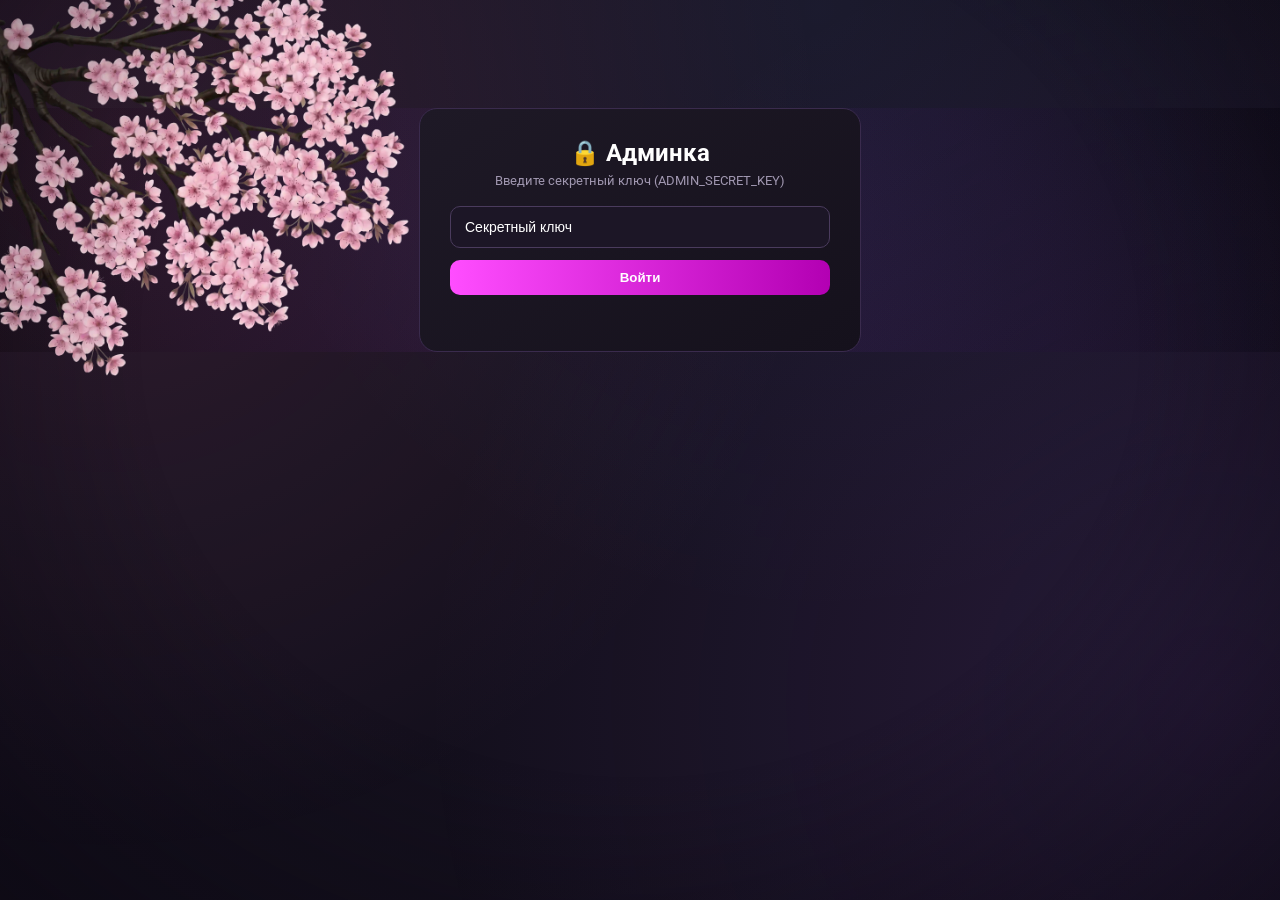
<file: admin-panel.html>
<!DOCTYPE html>
<html lang="ru">
<head>
    <meta charset="UTF-8">
    <meta name="viewport" content="width=device-width, initial-scale=1.0">
    <title>Админка — Yae Shop</title>
    <!-- Анти-мигание: пока styles.css не применился, служебные слои скрыты.
         Без этого боковое меню и модалки на секунду видны «голым» списком. -->
    <style>
        html, body { background: #14101d; margin: 0; }
        .side-menu { position: fixed; top: 0; right: -380px; }
        .modal-overlay, .menu-overlay, .profile-dropdown { opacity: 0; visibility: hidden; }
        #preloader { position: fixed; inset: 0; z-index: 100000; background: #0f0c14; }
    </style>
    <link rel="stylesheet" href="styles.css">
    <style>
        body { padding: 0; }
        .admin-wrap { max-width: 1100px; margin: 0 auto; padding: 30px 20px 60px; position: relative; z-index: 5; }
        .admin-top { display: flex; align-items: center; justify-content: space-between; margin-bottom: 26px; flex-wrap: wrap; gap: 12px; }
        .admin-top h1 { margin: 0; font-size: 26px; background: linear-gradient(90deg, #fff, #ff7eb3); -webkit-background-clip: text; background-clip: text; -webkit-text-fill-color: transparent; }
        .a-btn { background: linear-gradient(90deg,#ff4dff,#b300b3); color:#fff; border:none; padding:10px 18px; border-radius:10px; font-weight:bold; cursor:pointer; transition:0.25s; }
        .a-btn:hover { transform: translateY(-2px); box-shadow:0 6px 18px rgba(179,0,179,0.4); }
        .a-btn.ghost { background:transparent; border:1px solid #ff7eb3; color:#ff7eb3; }

        /* Гейт */
        .gate { max-width: 380px; margin: 12vh auto 0; background: linear-gradient(145deg,#1e1926,#15111c); border:1px solid #3a2b4d; border-radius:18px; padding:30px; text-align:center; position:relative; z-index:5; }
        .gate h2 { margin:0 0 6px; color:#fff; }
        .gate p { color:#a097b0; font-size:13px; margin:0 0 18px; }
        .gate input { width:100%; box-sizing:border-box; padding:12px 14px; background:#1c1626; border:1.5px solid #4a3b5d; border-radius:10px; color:#fff; -webkit-text-fill-color:#fff; font-size:14px; outline:none; margin-bottom:12px; }
        .gate input:focus { border-color:#ff7eb3; }
        .gate-msg { color:#ff4d4d; font-size:13px; min-height:18px; margin-top:8px; }

        .cards { display:grid; grid-template-columns:repeat(auto-fit,minmax(180px,1fr)); gap:16px; margin-bottom:26px; }
        .card { background:linear-gradient(145deg,#1e1926,#15111c); border:1px solid #3a2b4d; border-radius:16px; padding:20px; }
        .card .v { font-size:28px; font-weight:bold; color:#ff7eb3; text-shadow:0 0 12px rgba(255,126,179,0.35); }
        .card .l { color:#a097b0; font-size:13px; margin-top:4px; }
        .card.hl { border-color:#4dff88; box-shadow:0 0 20px rgba(77,255,136,0.18); }
        .card.hl .v { color:#4dff88; text-shadow:0 0 14px rgba(77,255,136,0.4); }

        .panel { background:linear-gradient(145deg,#1e1926,#15111c); border:1px solid #3a2b4d; border-radius:16px; padding:22px; margin-bottom:22px; }
        .panel h3 { margin:0 0 16px; color:#fff; font-size:17px; }

        .bar-row { margin-bottom:12px; }
        .bar-row .top { display:flex; justify-content:space-between; font-size:13px; color:#d8c3e0; margin-bottom:5px; }
        .bar-row .top b { color:#ff7eb3; }
        .bar-track { height:10px; background:#15101d; border:1px solid #3a2b4d; border-radius:6px; overflow:hidden; }
        .bar-fill { height:100%; background:linear-gradient(90deg,#ff7eb3,#ff4dff); border-radius:6px; transition:width 0.6s ease; }

        .chips { display:flex; flex-wrap:wrap; gap:10px; }
        .chip { background:#15101d; border:1px solid #3a2b4d; border-radius:10px; padding:8px 14px; font-size:13px; color:#d8c3e0; }
        .chip b { color:#ff7eb3; }

        /* ── Прибыль: периоды, три колонки, график по дням ── */
        .per-row { display:flex; flex-wrap:wrap; gap:8px; align-items:center; margin-bottom:18px; }
        .per { background:#15101d; border:1px solid #3a2b4d; color:#d8c3e0; border-radius:10px; padding:7px 13px; font-size:13px; cursor:pointer; transition:0.2s; }
        .per:hover { border-color:#ff7eb3; color:#fff; }
        .per.on { background:linear-gradient(90deg,#ff4dff,#b300b3); border-color:transparent; color:#fff; font-weight:bold; }
        .per-range { display:flex; gap:8px; align-items:center; flex-wrap:wrap; margin-left:auto; }
        .per-range input { background:#15101d; border:1px solid #3a2b4d; border-radius:9px; color:#d8c3e0; -webkit-text-fill-color:#d8c3e0; padding:6px 9px; font-size:12.5px; outline:none; color-scheme:dark; }
        .per-range input:focus { border-color:#ff7eb3; }

        .p-grid { display:grid; grid-template-columns:repeat(auto-fit,minmax(210px,1fr)); gap:14px; }
        .p-col { background:#15101d; border:1px solid #3a2b4d; border-radius:14px; padding:16px 18px; }
        .p-col.total { border-color:#4dff88; box-shadow:0 0 18px rgba(77,255,136,0.15); }
        .p-col .who { color:#a097b0; font-size:12px; text-transform:uppercase; letter-spacing:0.06em; margin-bottom:6px; }
        .p-col .big { font-size:26px; font-weight:bold; color:#ff7eb3; text-shadow:0 0 12px rgba(255,126,179,0.3); }
        .p-col.total .big { color:#4dff88; text-shadow:0 0 14px rgba(77,255,136,0.35); }
        .p-col .big.minus { color:#ff4d4d; text-shadow:0 0 12px rgba(255,77,77,0.35); }
        .p-col .sub { color:#a097b0; font-size:12.5px; margin-top:9px; line-height:1.65; }
        .p-col .sub b { color:#d8c3e0; font-weight:600; }

        .p-note { color:#7c7090; font-size:12px; margin-top:14px; line-height:1.6; }
        .p-note.warn { color:#ffcc00; }

        .days { display:flex; align-items:flex-end; gap:3px; height:120px; margin-top:6px; }
        .days .d { flex:1; min-width:3px; display:flex; flex-direction:column; justify-content:flex-end; height:100%; cursor:default; }
        .days .seg-bot { background:linear-gradient(180deg,#ff7eb3,#ff4dff); border-radius:3px 3px 0 0; }
        .days .seg-site { background:linear-gradient(180deg,#4dff88,#2bbf63); }
        .days .d:hover .seg-bot, .days .d:hover .seg-site { filter:brightness(1.25); }
        .days-x { display:flex; justify-content:space-between; color:#7c7090; font-size:11px; margin-top:7px; }
        .legend { display:flex; gap:14px; color:#a097b0; font-size:12px; margin-top:10px; }
        .legend i { display:inline-block; width:10px; height:10px; border-radius:3px; margin-right:5px; vertical-align:middle; }

        table.orders { width:100%; border-collapse:collapse; font-size:13px; }
        table.orders th { text-align:left; color:#a097b0; font-weight:bold; padding:8px 10px; border-bottom:1px solid #3a2b4d; }
        table.orders td { padding:9px 10px; border-bottom:1px solid #221a2e; color:#d8c3e0; }
        table.orders tr:hover td { background:rgba(255,126,179,0.05); }
        .st { padding:3px 9px; border-radius:20px; font-size:11px; font-weight:bold; white-space:nowrap; }
        .st.ok { background:rgba(77,255,136,0.15); color:#4dff88; }
        .st.wait { background:rgba(255,204,0,0.15); color:#ffcc00; }
        .st.err { background:rgba(255,77,77,0.15); color:#ff4d4d; }
        .table-scroll { overflow-x:auto; }
        @media (max-width:560px){ .admin-top h1 { font-size:21px; } }
    </style>
</head>
<body>
    <div id="sakura-tree"></div>

    <!-- Гейт ввода ключа -->
    <div id="gate" class="gate" style="display:none;">
        <h2>🔒 Админка</h2>
        <p>Введите секретный ключ (ADMIN_SECRET_KEY)</p>
        <input id="key-input" type="password" placeholder="Секретный ключ" onkeydown="if(event.key==='Enter')login()">
        <button class="a-btn" style="width:100%;" onclick="login()">Войти</button>
        <div id="gate-msg" class="gate-msg"></div>
    </div>

    <!-- Дашборд -->
    <div id="dash" class="admin-wrap" style="display:none;">
        <div class="admin-top">
            <h1>📊 Панель управления</h1>
            <div style="display:flex; gap:10px; flex-wrap:wrap;">
                <button class="a-btn" onclick="syncPrices(this)">⟳ Синхронизировать цены</button>
                <button class="a-btn ghost" onclick="loadStats()">↻ Обновить</button>
                <button class="a-btn ghost" onclick="logoutAdmin()">Выйти</button>
            </div>
        </div>

        <div id="cost-warn" style="display:none; background:rgba(255,204,0,0.1); border:1px solid #ffcc00; color:#ffcc00; border-radius:12px; padding:12px 16px; margin-bottom:18px; font-size:13px;">⚠️ Себестоимость ещё не загружена — нажми «⟳ Синхронизировать цены», чтобы прибыль считалась.</div>
        <div class="cards" id="cards"></div>

        <div class="panel">
            <h3>💰 Прибыль за период <span id="p-label" style="color:#a097b0; font-size:13px; font-weight:normal;"></span></h3>

            <div class="per-row" id="per-row">
                <button class="per" data-preset="today">Сегодня</button>
                <button class="per" data-preset="yesterday">Вчера</button>
                <button class="per" data-preset="7d">7 дней</button>
                <button class="per on" data-preset="30d">30 дней</button>
                <button class="per" data-preset="month">Этот месяц</button>
                <button class="per" data-preset="prev_month">Прошлый месяц</button>
                <button class="per" data-preset="year">Этот год</button>
                <button class="per" data-preset="all">Всё время</button>
                <div class="per-range">
                    <input type="date" id="p-from" title="Дата с">
                    <input type="date" id="p-to" title="Дата по">
                    <button class="per" onclick="applyRange()">Свой диапазон</button>
                </div>
            </div>

            <div class="p-grid" id="p-grid"></div>
            <div class="p-note" id="p-notes"></div>
        </div>

        <div class="panel">
            <h3>📅 Прибыль по дням</h3>
            <div class="days" id="p-days"></div>
            <div class="days-x" id="p-days-x"></div>
            <div class="legend">
                <span><i style="background:linear-gradient(180deg,#ff7eb3,#ff4dff);"></i>Бот</span>
                <span><i style="background:linear-gradient(180deg,#4dff88,#2bbf63);"></i>Сайт</span>
            </div>
        </div>

        <div class="panel">
            <h3>🎮 Прибыль по играм (сайт + бот, за период)</h3>
            <div id="p-games"></div>
        </div>

        <div class="panel">
            <h3>🎮 По играм (выручка сайта, за всё время)</h3>
            <div id="by-game"></div>
        </div>

        <div class="panel">
            <h3>🏷️ Статусы заказов</h3>
            <div class="chips" id="by-status"></div>
        </div>

        <div class="panel">
            <h3>🧾 Последние заказы</h3>
            <div class="table-scroll">
                <table class="orders">
                    <thead><tr><th>#</th><th>Игра</th><th>Метод</th><th>UID</th><th>Сумма</th><th>Статус</th></tr></thead>
                    <tbody id="recent"></tbody>
                </table>
            </div>
        </div>
    </div>

    <script>
        function getKey() { return localStorage.getItem('admin_key') || ''; }
        function fmt(n) { return Number(n).toLocaleString('ru-RU'); }

        function statusClass(s) {
            if (!s) return '';
            if (s.includes('Оплачен') || s.includes('Выполнен')) return 'ok';
            if (s.includes('Ошибка') || s.includes('Отмен')) return 'err';
            return 'wait';
        }

        async function loadStats() {
            const key = getKey();
            if (!key) { showGate(); return; }
            try {
                const res = await fetch('/api/admin/stats?key=' + encodeURIComponent(key));
                if (res.status === 403) { localStorage.removeItem('admin_key'); showGate('Неверный ключ'); return; }
                const d = await res.json();
                render(d);
            } catch (e) { showGate('Ошибка соединения'); }
        }

        function render(d) {
            document.getElementById('gate').style.display = 'none';
            document.getElementById('dash').style.display = 'block';

            document.getElementById('cost-warn').style.display = d.has_costs ? 'none' : 'block';

            document.getElementById('cards').innerHTML = `
                <div class="card hl"><div class="v">${fmt(d.profit)} ₽</div><div class="l">💰 Прибыль сайта (всё время)</div></div>
                <div class="card"><div class="v">${fmt(d.revenue)} ₽</div><div class="l">Оборот сайта (всё время)</div></div>
                <div class="card"><div class="v">${fmt(d.cost)} ₽</div><div class="l">Себестоимость сайта</div></div>
                <div class="card"><div class="v">${fmt(d.success_orders)}</div><div class="l">Успешных заказов</div></div>
                <div class="card"><div class="v">${fmt(d.avg_check)} ₽</div><div class="l">Средний чек сайта</div></div>
                <div class="card"><div class="v">${fmt(d.total_orders)}</div><div class="l">Всего заказов</div></div>
                <div class="card"><div class="v">${fmt(d.email_users)}</div><div class="l">Email-аккаунтов</div></div>`;

            const maxRev = Math.max(1, ...d.by_game.map(g => g.rev));
            document.getElementById('by-game').innerHTML = d.by_game.length ? d.by_game.map(g => `
                <div class="bar-row">
                    <div class="top"><span>${g.game} <span style="color:#7c7090;">(${g.cnt})</span></span><b>${fmt(g.profit)} ₽ <span style="color:#7c7090;font-weight:normal;">прибыль / ${fmt(g.rev)} оборот</span></b></div>
                    <div class="bar-track"><div class="bar-fill" style="width:${Math.round(g.rev / maxRev * 100)}%"></div></div>
                </div>`).join('') : '<div style="color:#a097b0;">Пока нет данных.</div>';

            document.getElementById('by-status').innerHTML = d.by_status.length ? d.by_status.map(s =>
                `<div class="chip">${s.status || '—'}: <b>${s.cnt}</b></div>`).join('') : '<div style="color:#a097b0;">—</div>';

            document.getElementById('recent').innerHTML = d.recent.length ? d.recent.map(o => `
                <tr>
                    <td>#${o.id}</td>
                    <td>${o.game || '—'}</td>
                    <td>${o.method === 'uid' ? 'UID' : 'Вход'}</td>
                    <td>${o.uid || '—'}</td>
                    <td><b style="color:#ff7eb3;">${fmt(o.total_price)} ₽</b></td>
                    <td><span class="st ${statusClass(o.status)}">${o.status || '—'}</span></td>
                </tr>`).join('') : '<tr><td colspan="6" style="color:#a097b0; text-align:center; padding:20px;">Заказов пока нет.</td></tr>';

            loadProfit();
        }

        // ── Прибыль за период ──────────────────────────────────────────
        let pState = { preset: '30d', from: '', to: '' };

        async function loadProfit() {
            const key = getKey();
            if (!key) { showGate(); return; }
            const q = new URLSearchParams({ key: key, preset: pState.preset });
            if (pState.from) q.set('date_from', pState.from);
            if (pState.to) q.set('date_to', pState.to);
            document.getElementById('p-label').innerText = '— считаю…';
            try {
                const res = await fetch('/api/admin/profit?' + q.toString());
                if (res.status === 403) { localStorage.removeItem('admin_key'); showGate('Неверный ключ'); return; }
                renderProfit(await res.json());
            } catch (e) {
                document.getElementById('p-label').innerText = '— ошибка соединения';
            }
        }

        function pickPeriod(preset) {
            pState = { preset: preset, from: '', to: '' };
            document.getElementById('p-from').value = '';
            document.getElementById('p-to').value = '';
            document.querySelectorAll('#per-row .per[data-preset]').forEach(b =>
                b.classList.toggle('on', b.dataset.preset === preset));
            loadProfit();
        }

        function applyRange() {
            const from = document.getElementById('p-from').value;
            const to = document.getElementById('p-to').value;
            if (!from && !to) { alert('Выбери хотя бы одну дату'); return; }
            pState = { preset: 'custom', from: from, to: to };
            document.querySelectorAll('#per-row .per[data-preset]').forEach(b => b.classList.remove('on'));
            loadProfit();
        }

        function money(n) { return fmt(Math.round(Number(n) || 0)) + ' ₽'; }

        function pCol(title, s, extra, cls) {
            const minus = Number(s.profit) < 0 ? ' minus' : '';
            return `<div class="p-col ${cls || ''}">
                <div class="who">${title}</div>
                <div class="big${minus}">${money(s.profit)}</div>
                <div class="sub">
                    Оборот: <b>${money(s.revenue)}</b><br>
                    Себестоимость: <b>${money(s.cost)}</b><br>
                    Заказов: <b>${fmt(s.orders)}</b> · средний чек <b>${money(s.avg_check)}</b><br>
                    Маржа: <b>${s.margin}%</b>${extra || ''}
                </div>
            </div>`;
        }

        function renderProfit(d) {
            document.getElementById('p-label').innerText = '— ' + d.period.label;

            document.getElementById('p-grid').innerHTML =
                pCol('🌐 Сайт', d.site, '') +
                pCol('🤖 Бот', d.bot, '') +
                pCol('Σ Итого', d.total, '', 'total');

            // сноски: что может искажать цифры
            const notes = [];
            if (d.bot.error) notes.push('⚠️ Данные бота не прочитались из гугл-таблицы: ' + d.bot.error);
            if (d.site.no_date_orders) notes.push('⚠️ Заказов сайта без даты: <b>' + d.site.no_date_orders +
                '</b> — они попадают только в «Всё время» (оформлены до того, как мы начали писать дату).');
            if (d.site.cost_estimated_orders) notes.push('ℹ️ У ' + d.site.cost_estimated_orders +
                ' заказ(ов) сайта себестоимость посчитана по нынешним ценам — это прикидка, курс с тех пор мог измениться.');
            notes.push('Комиссия платёжки 4% уже заложена в себестоимость. Отменённые и неоплаченные заказы не считаются.');
            const box = document.getElementById('p-notes');
            box.innerHTML = notes.join('<br>');
            box.className = 'p-note' + ((d.bot.error || d.site.no_date_orders) ? ' warn' : '');

            // график по дням: снизу бот, сверху сайт
            const days = d.by_day || [];
            const peak = Math.max(1, ...days.map(x => Math.max(0, x.bot_profit) + Math.max(0, x.site_profit)));
            document.getElementById('p-days').innerHTML = days.length ? days.map(x => {
                const bot = Math.max(0, x.bot_profit), site = Math.max(0, x.site_profit);
                const tip = `${x.day}: ${money(x.profit)} (бот ${money(x.bot_profit)}, сайт ${money(x.site_profit)})`;
                return `<div class="d" title="${tip}">
                    <div class="seg-site" style="height:${site / peak * 100}%"></div>
                    <div class="seg-bot" style="height:${bot / peak * 100}%"></div>
                </div>`;
            }).join('') : '<div style="color:#a097b0; font-size:13px;">За этот период данных нет.</div>';
            document.getElementById('p-days-x').innerHTML = days.length
                ? `<span>${days[0].day}</span><span>${days[days.length - 1].day}</span>` : '';

            const games = d.by_game || [];
            const top = Math.max(1, ...games.map(g => Math.abs(g.profit)));
            document.getElementById('p-games').innerHTML = games.length ? games.map(g => `
                <div class="bar-row">
                    <div class="top"><span>${g.game} <span style="color:#7c7090;">(${g.orders})</span></span>
                    <b style="${g.profit < 0 ? 'color:#ff4d4d;' : ''}">${money(g.profit)}
                    <span style="color:#7c7090;font-weight:normal;">бот ${money(g.bot_profit)} / сайт ${money(g.site_profit)}</span></b></div>
                    <div class="bar-track"><div class="bar-fill" style="width:${Math.round(Math.abs(g.profit) / top * 100)}%${g.profit < 0 ? ';background:linear-gradient(90deg,#ff4d4d,#a30000)' : ''}"></div></div>
                </div>`).join('') : '<div style="color:#a097b0;">За этот период данных нет.</div>';
        }

        document.querySelectorAll('#per-row .per[data-preset]').forEach(b =>
            b.addEventListener('click', () => pickPeriod(b.dataset.preset)));

        function showGate(msg) {
            document.getElementById('dash').style.display = 'none';
            document.getElementById('gate').style.display = 'block';
            document.getElementById('gate-msg').innerText = msg || '';
        }

        function login() {
            const k = document.getElementById('key-input').value.trim();
            if (!k) { document.getElementById('gate-msg').innerText = 'Введите ключ'; return; }
            localStorage.setItem('admin_key', k);
            document.getElementById('gate-msg').innerText = '';
            loadStats();
        }

        function logoutAdmin() { localStorage.removeItem('admin_key'); showGate(); }

        async function syncPrices(btn) {
            const key = getKey();
            if (!key) { showGate(); return; }
            const t = btn.innerText; btn.innerText = 'Синхронизация ⏳...'; btn.disabled = true;
            try {
                const res = await fetch('/api/admin/sync', { method: 'POST', headers: { 'X-Admin-Key': key } });
                const d = await res.json().catch(() => ({}));
                if (res.ok) { alert('✅ ' + (d.message || 'Цены обновлены')); loadStats(); }
                else { alert('Ошибка: ' + (d.detail || 'не удалось синхронизировать')); }
            } catch (e) { alert('Ошибка соединения'); }
            btn.innerText = t; btn.disabled = false;
        }

        loadStats();
    </script>
</body>
</html>
</file>
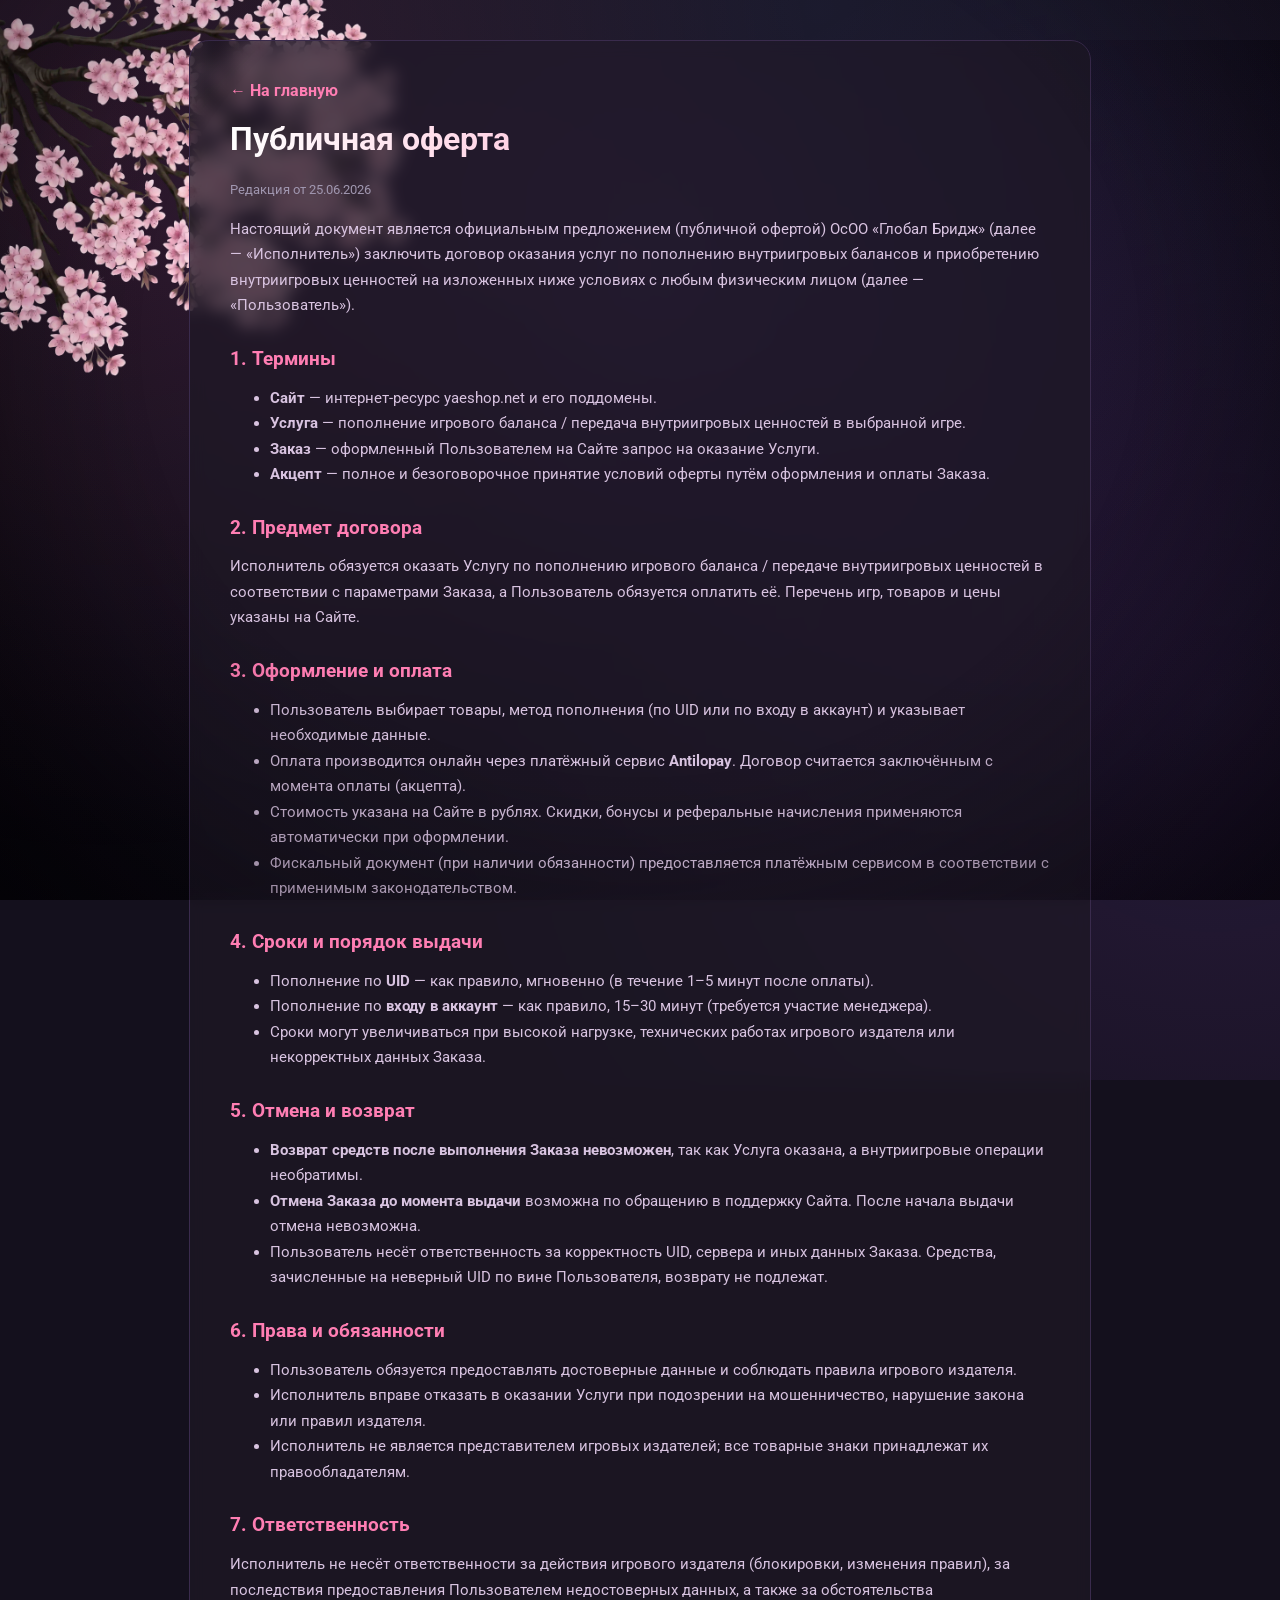
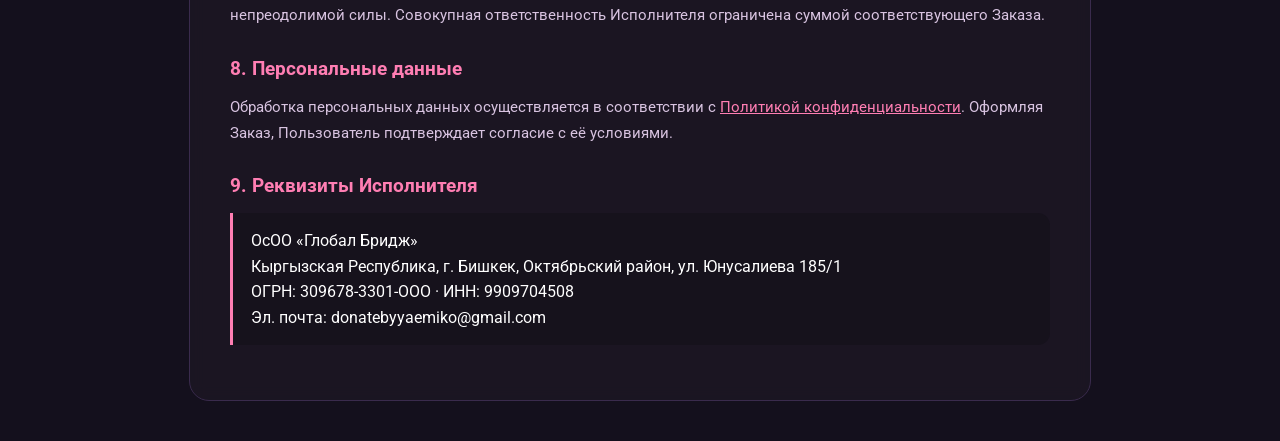
<file: offer.html>
<!DOCTYPE html>
<html lang="ru">
<head>
    <meta charset="UTF-8">
    <meta name="viewport" content="width=device-width, initial-scale=1.0">
    <link rel="icon" type="image/svg+xml" href="favicon.svg">
    <title>Публичная оферта — Yae Shop</title>
    <!-- Анти-мигание: пока styles.css не применился, служебные слои скрыты.
         Без этого боковое меню и модалки на секунду видны «голым» списком. -->
    <style>
        html, body { background: #14101d; margin: 0; }
        .side-menu { position: fixed; top: 0; right: -380px; }
        .modal-overlay, .menu-overlay, .profile-dropdown { opacity: 0; visibility: hidden; }
        #preloader { position: fixed; inset: 0; z-index: 100000; background: #0f0c14; }
    </style>
    <!-- Шрифты с нашего сервера; предзагружаем то, что видно сразу: логотип и русский текст -->
    <link rel="preload" href="/static/fonts/marckscript-latin.woff2" as="font" type="font/woff2" crossorigin>
    <link rel="preload" href="/static/fonts/roboto-cyrillic.woff2" as="font" type="font/woff2" crossorigin>
    <link rel="stylesheet" href="styles.css">
    <style>
        .legal { max-width: 820px; margin: 40px auto; padding: 40px; background: rgba(30,25,38,0.7); border: 1px solid #3a2b4d; border-radius: 20px; position: relative; z-index: 5; backdrop-filter: blur(8px); }
        .legal h1 { background: linear-gradient(90deg,#fff,#ff7eb3); -webkit-background-clip: text; background-clip: text; -webkit-text-fill-color: transparent; font-size: 32px; margin-top: 0; }
        .legal h2 { color: #ff7eb3; font-size: 19px; margin-top: 28px; }
        .legal p, .legal li { color: #d8c3e0; line-height: 1.7; font-size: 15px; }
        .legal a.back { display: inline-block; color: #ff7eb3; text-decoration: none; margin-bottom: 20px; font-weight: bold; transition: 0.3s; }
        .legal a.back:hover { transform: translateX(-4px); }
        .legal .entity { background: rgba(20,15,25,0.6); border-left: 3px solid #ff7eb3; padding: 15px 18px; border-radius: 0 12px 12px 0; margin: 15px 0; color: #fff; line-height: 1.6; }
        .legal .muted { color: #a097b0; font-size: 13px; }
        @media (max-width: 600px) { .legal { margin: 20px; padding: 25px; } }
    </style>
</head>
<body>
    <div id="sakura-tree"></div>
    <div class="legal">
        <a class="back" href="/">← На главную</a>
        <h1>Публичная оферта</h1>
        <p class="muted">Редакция от 25.06.2026</p>
        <p>Настоящий документ является официальным предложением (публичной офертой) ОсОО «Глобал Бридж» (далее — «Исполнитель») заключить договор оказания услуг по пополнению внутриигровых балансов и приобретению внутриигровых ценностей на изложенных ниже условиях с любым физическим лицом (далее — «Пользователь»).</p>

        <h2>1. Термины</h2>
        <ul>
            <li><b>Сайт</b> — интернет-ресурс yaeshop.net и его поддомены.</li>
            <li><b>Услуга</b> — пополнение игрового баланса / передача внутриигровых ценностей в выбранной игре.</li>
            <li><b>Заказ</b> — оформленный Пользователем на Сайте запрос на оказание Услуги.</li>
            <li><b>Акцепт</b> — полное и безоговорочное принятие условий оферты путём оформления и оплаты Заказа.</li>
        </ul>

        <h2>2. Предмет договора</h2>
        <p>Исполнитель обязуется оказать Услугу по пополнению игрового баланса / передаче внутриигровых ценностей в соответствии с параметрами Заказа, а Пользователь обязуется оплатить её. Перечень игр, товаров и цены указаны на Сайте.</p>

        <h2>3. Оформление и оплата</h2>
        <ul>
            <li>Пользователь выбирает товары, метод пополнения (по UID или по входу в аккаунт) и указывает необходимые данные.</li>
            <li>Оплата производится онлайн через платёжный сервис <b>Antilopay</b>. Договор считается заключённым с момента оплаты (акцепта).</li>
            <li>Стоимость указана на Сайте в рублях. Скидки, бонусы и реферальные начисления применяются автоматически при оформлении.</li>
            <li>Фискальный документ (при наличии обязанности) предоставляется платёжным сервисом в соответствии с применимым законодательством.</li>
        </ul>

        <h2>4. Сроки и порядок выдачи</h2>
        <ul>
            <li>Пополнение по <b>UID</b> — как правило, мгновенно (в течение 1–5 минут после оплаты).</li>
            <li>Пополнение по <b>входу в аккаунт</b> — как правило, 15–30 минут (требуется участие менеджера).</li>
            <li>Сроки могут увеличиваться при высокой нагрузке, технических работах игрового издателя или некорректных данных Заказа.</li>
        </ul>

        <h2>5. Отмена и возврат</h2>
        <ul>
            <li><b>Возврат средств после выполнения Заказа невозможен</b>, так как Услуга оказана, а внутриигровые операции необратимы.</li>
            <li><b>Отмена Заказа до момента выдачи</b> возможна по обращению в поддержку Сайта. После начала выдачи отмена невозможна.</li>
            <li>Пользователь несёт ответственность за корректность UID, сервера и иных данных Заказа. Средства, зачисленные на неверный UID по вине Пользователя, возврату не подлежат.</li>
        </ul>

        <h2>6. Права и обязанности</h2>
        <ul>
            <li>Пользователь обязуется предоставлять достоверные данные и соблюдать правила игрового издателя.</li>
            <li>Исполнитель вправе отказать в оказании Услуги при подозрении на мошенничество, нарушение закона или правил издателя.</li>
            <li>Исполнитель не является представителем игровых издателей; все товарные знаки принадлежат их правообладателям.</li>
        </ul>

        <h2>7. Ответственность</h2>
        <p>Исполнитель не несёт ответственности за действия игрового издателя (блокировки, изменения правил), за последствия предоставления Пользователем недостоверных данных, а также за обстоятельства непреодолимой силы. Совокупная ответственность Исполнителя ограничена суммой соответствующего Заказа.</p>

        <h2>8. Персональные данные</h2>
        <p>Обработка персональных данных осуществляется в соответствии с <a href="/privacy" style="color:#ff7eb3;">Политикой конфиденциальности</a>. Оформляя Заказ, Пользователь подтверждает согласие с её условиями.</p>

        <h2>9. Реквизиты Исполнителя</h2>
        <div class="entity">
            ОсОО «Глобал Бридж»<br>
            Кыргызская Республика, г. Бишкек, Октябрьский район, ул. Юнусалиева 185/1<br>
            ОГРН: 309678-3301-ООО · ИНН: 9909704508<br>
            Эл. почта: donatebyyaemiko@gmail.com
        </div>
    </div>
</body>
</html>
</file>
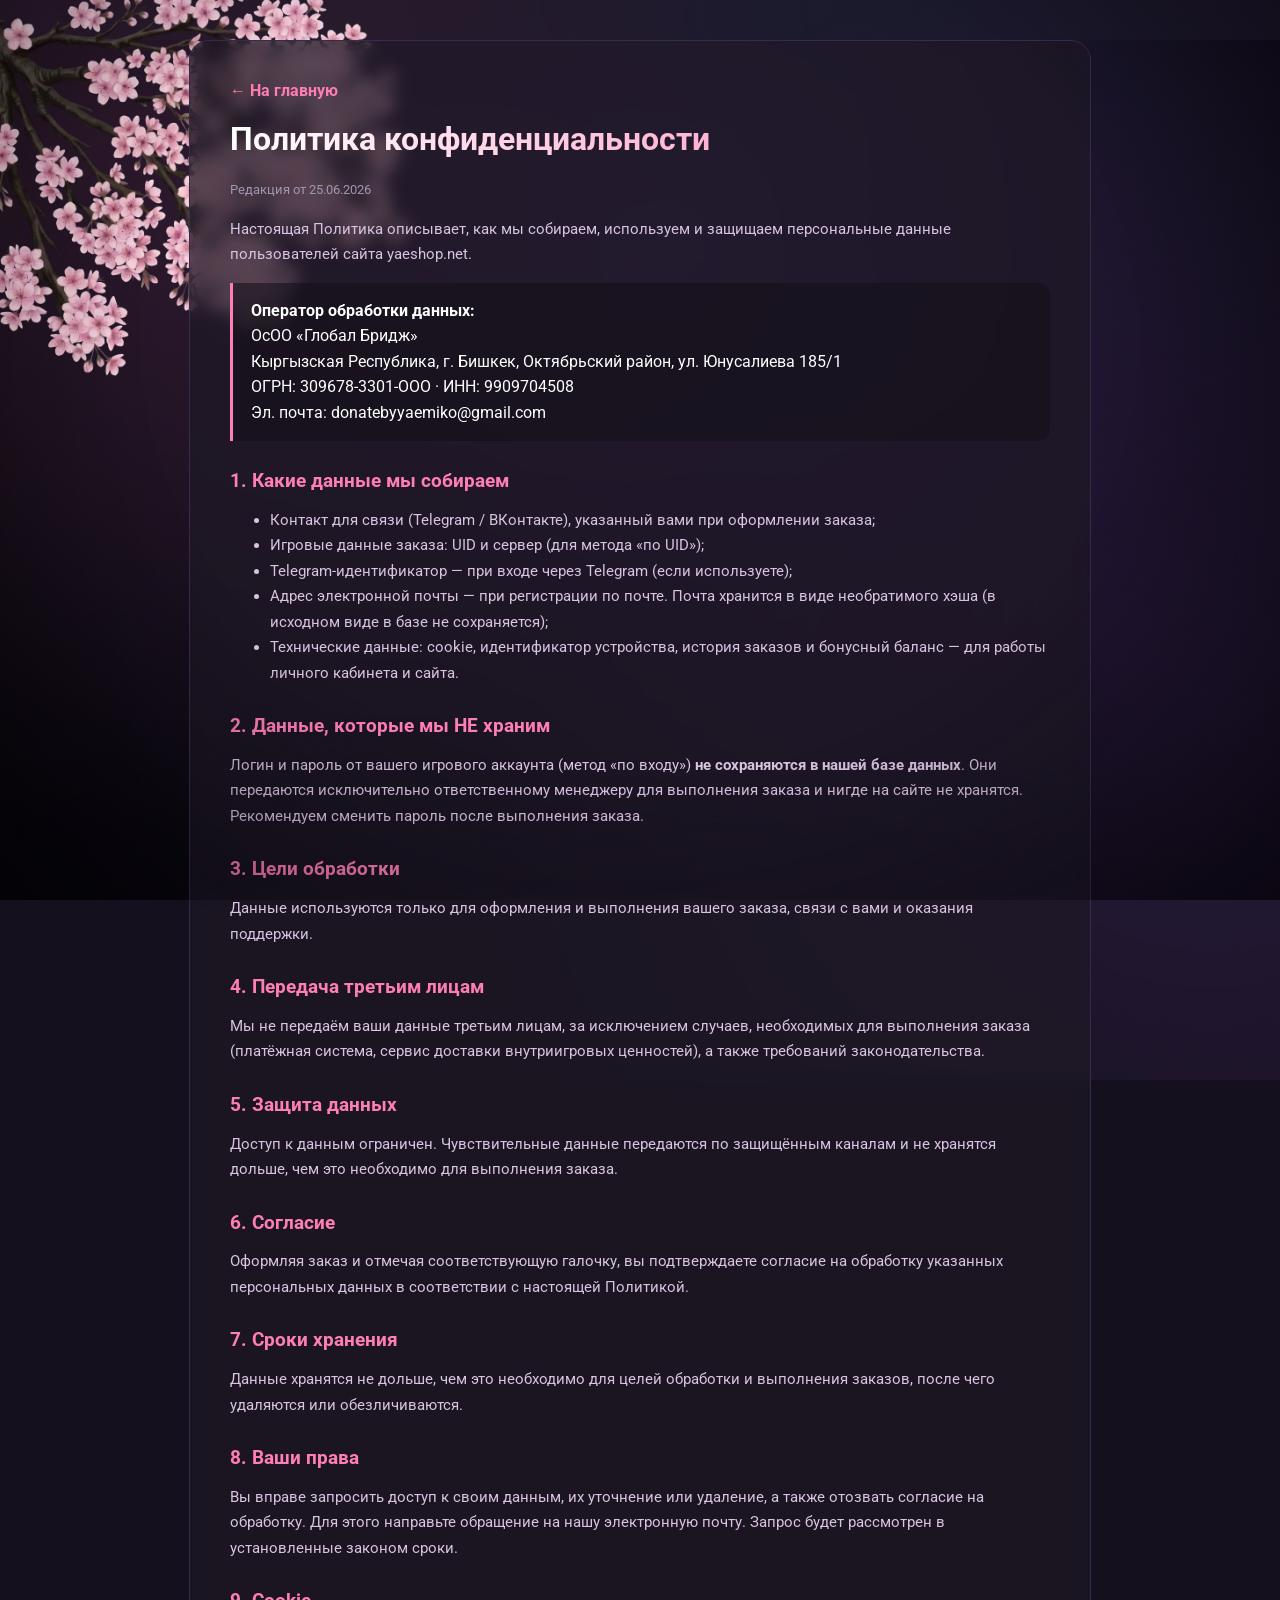
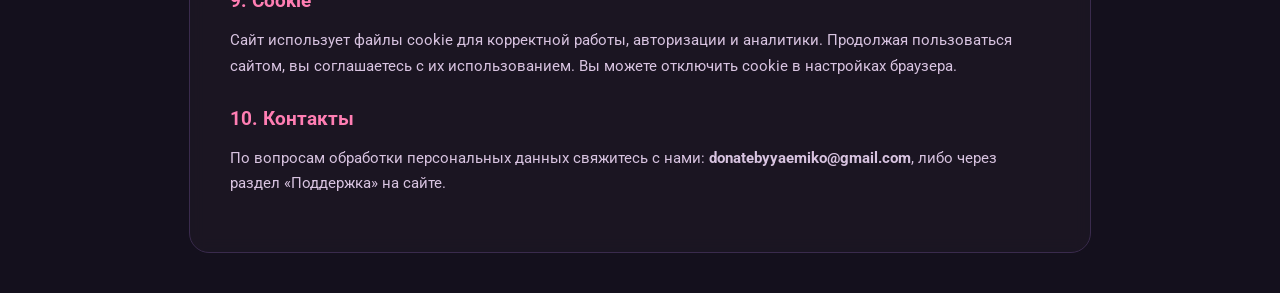
<file: privacy.html>
<!DOCTYPE html>
<html lang="ru">
<head>
    <meta charset="UTF-8">
    <meta name="viewport" content="width=device-width, initial-scale=1.0">
    <link rel="icon" type="image/svg+xml" href="favicon.svg">
    <title>Политика конфиденциальности — Yae Shop</title>
    <!-- Анти-мигание: пока styles.css не применился, служебные слои скрыты.
         Без этого боковое меню и модалки на секунду видны «голым» списком. -->
    <style>
        html, body { background: #14101d; margin: 0; }
        .side-menu { position: fixed; top: 0; right: -380px; }
        .modal-overlay, .menu-overlay, .profile-dropdown { opacity: 0; visibility: hidden; }
        #preloader { position: fixed; inset: 0; z-index: 100000; background: #0f0c14; }
    </style>
    <!-- Шрифты с нашего сервера; предзагружаем то, что видно сразу: логотип и русский текст -->
    <link rel="preload" href="/static/fonts/marckscript-latin.woff2" as="font" type="font/woff2" crossorigin>
    <link rel="preload" href="/static/fonts/roboto-cyrillic.woff2" as="font" type="font/woff2" crossorigin>
    <link rel="stylesheet" href="styles.css">
    <style>
        .legal { max-width: 820px; margin: 40px auto; padding: 40px; background: rgba(30,25,38,0.7); border: 1px solid #3a2b4d; border-radius: 20px; position: relative; z-index: 5; backdrop-filter: blur(8px); }
        .legal h1 { background: linear-gradient(90deg,#fff,#ff7eb3); -webkit-background-clip: text; background-clip: text; -webkit-text-fill-color: transparent; font-size: 32px; margin-top: 0; }
        .legal h2 { color: #ff7eb3; font-size: 19px; margin-top: 28px; }
        .legal p, .legal li { color: #d8c3e0; line-height: 1.7; font-size: 15px; }
        .legal a.back { display: inline-block; color: #ff7eb3; text-decoration: none; margin-bottom: 20px; font-weight: bold; transition: 0.3s; }
        .legal a.back:hover { transform: translateX(-4px); }
        .legal .entity { background: rgba(20,15,25,0.6); border-left: 3px solid #ff7eb3; padding: 15px 18px; border-radius: 0 12px 12px 0; margin: 15px 0; color: #fff; line-height: 1.6; }
        @media (max-width: 600px) { .legal { margin: 20px; padding: 25px; } }
    </style>
</head>
<body>
    <div id="sakura-tree"></div>
    <div class="legal">
        <a class="back" href="/">← На главную</a>
        <h1>Политика конфиденциальности</h1>
        <p style="color:#a097b0; font-size:13px;">Редакция от 25.06.2026</p>
        <p>Настоящая Политика описывает, как мы собираем, используем и защищаем персональные данные пользователей сайта yaeshop.net.</p>

        <div class="entity">
            <b>Оператор обработки данных:</b><br>
            ОсОО «Глобал Бридж»<br>
            Кыргызская Республика, г. Бишкек, Октябрьский район, ул. Юнусалиева 185/1<br>
            ОГРН: 309678-3301-ООО · ИНН: 9909704508<br>
            Эл. почта: donatebyyaemiko@gmail.com
        </div>

        <h2>1. Какие данные мы собираем</h2>
        <ul>
            <li>Контакт для связи (Telegram / ВКонтакте), указанный вами при оформлении заказа;</li>
            <li>Игровые данные заказа: UID и сервер (для метода «по UID»);</li>
            <li>Telegram-идентификатор — при входе через Telegram (если используете);</li>
            <li>Адрес электронной почты — при регистрации по почте. Почта хранится в виде необратимого хэша (в исходном виде в базе не сохраняется);</li>
            <li>Технические данные: cookie, идентификатор устройства, история заказов и бонусный баланс — для работы личного кабинета и сайта.</li>
        </ul>

        <h2>2. Данные, которые мы НЕ храним</h2>
        <p>Логин и пароль от вашего игрового аккаунта (метод «по входу») <b>не сохраняются в нашей базе данных</b>. Они передаются исключительно ответственному менеджеру для выполнения заказа и нигде на сайте не хранятся. Рекомендуем сменить пароль после выполнения заказа.</p>

        <h2>3. Цели обработки</h2>
        <p>Данные используются только для оформления и выполнения вашего заказа, связи с вами и оказания поддержки.</p>

        <h2>4. Передача третьим лицам</h2>
        <p>Мы не передаём ваши данные третьим лицам, за исключением случаев, необходимых для выполнения заказа (платёжная система, сервис доставки внутриигровых ценностей), а также требований законодательства.</p>

        <h2>5. Защита данных</h2>
        <p>Доступ к данным ограничен. Чувствительные данные передаются по защищённым каналам и не хранятся дольше, чем это необходимо для выполнения заказа.</p>

        <h2>6. Согласие</h2>
        <p>Оформляя заказ и отмечая соответствующую галочку, вы подтверждаете согласие на обработку указанных персональных данных в соответствии с настоящей Политикой.</p>

        <h2>7. Сроки хранения</h2>
        <p>Данные хранятся не дольше, чем это необходимо для целей обработки и выполнения заказов, после чего удаляются или обезличиваются.</p>

        <h2>8. Ваши права</h2>
        <p>Вы вправе запросить доступ к своим данным, их уточнение или удаление, а также отозвать согласие на обработку. Для этого направьте обращение на нашу электронную почту. Запрос будет рассмотрен в установленные законом сроки.</p>

        <h2>9. Cookie</h2>
        <p>Сайт использует файлы cookie для корректной работы, авторизации и аналитики. Продолжая пользоваться сайтом, вы соглашаетесь с их использованием. Вы можете отключить cookie в настройках браузера.</p>

        <h2>10. Контакты</h2>
        <p>По вопросам обработки персональных данных свяжитесь с нами: <b>donatebyyaemiko@gmail.com</b>, либо через раздел «Поддержка» на сайте.</p>
    </div>
</body>
</html>
</file>
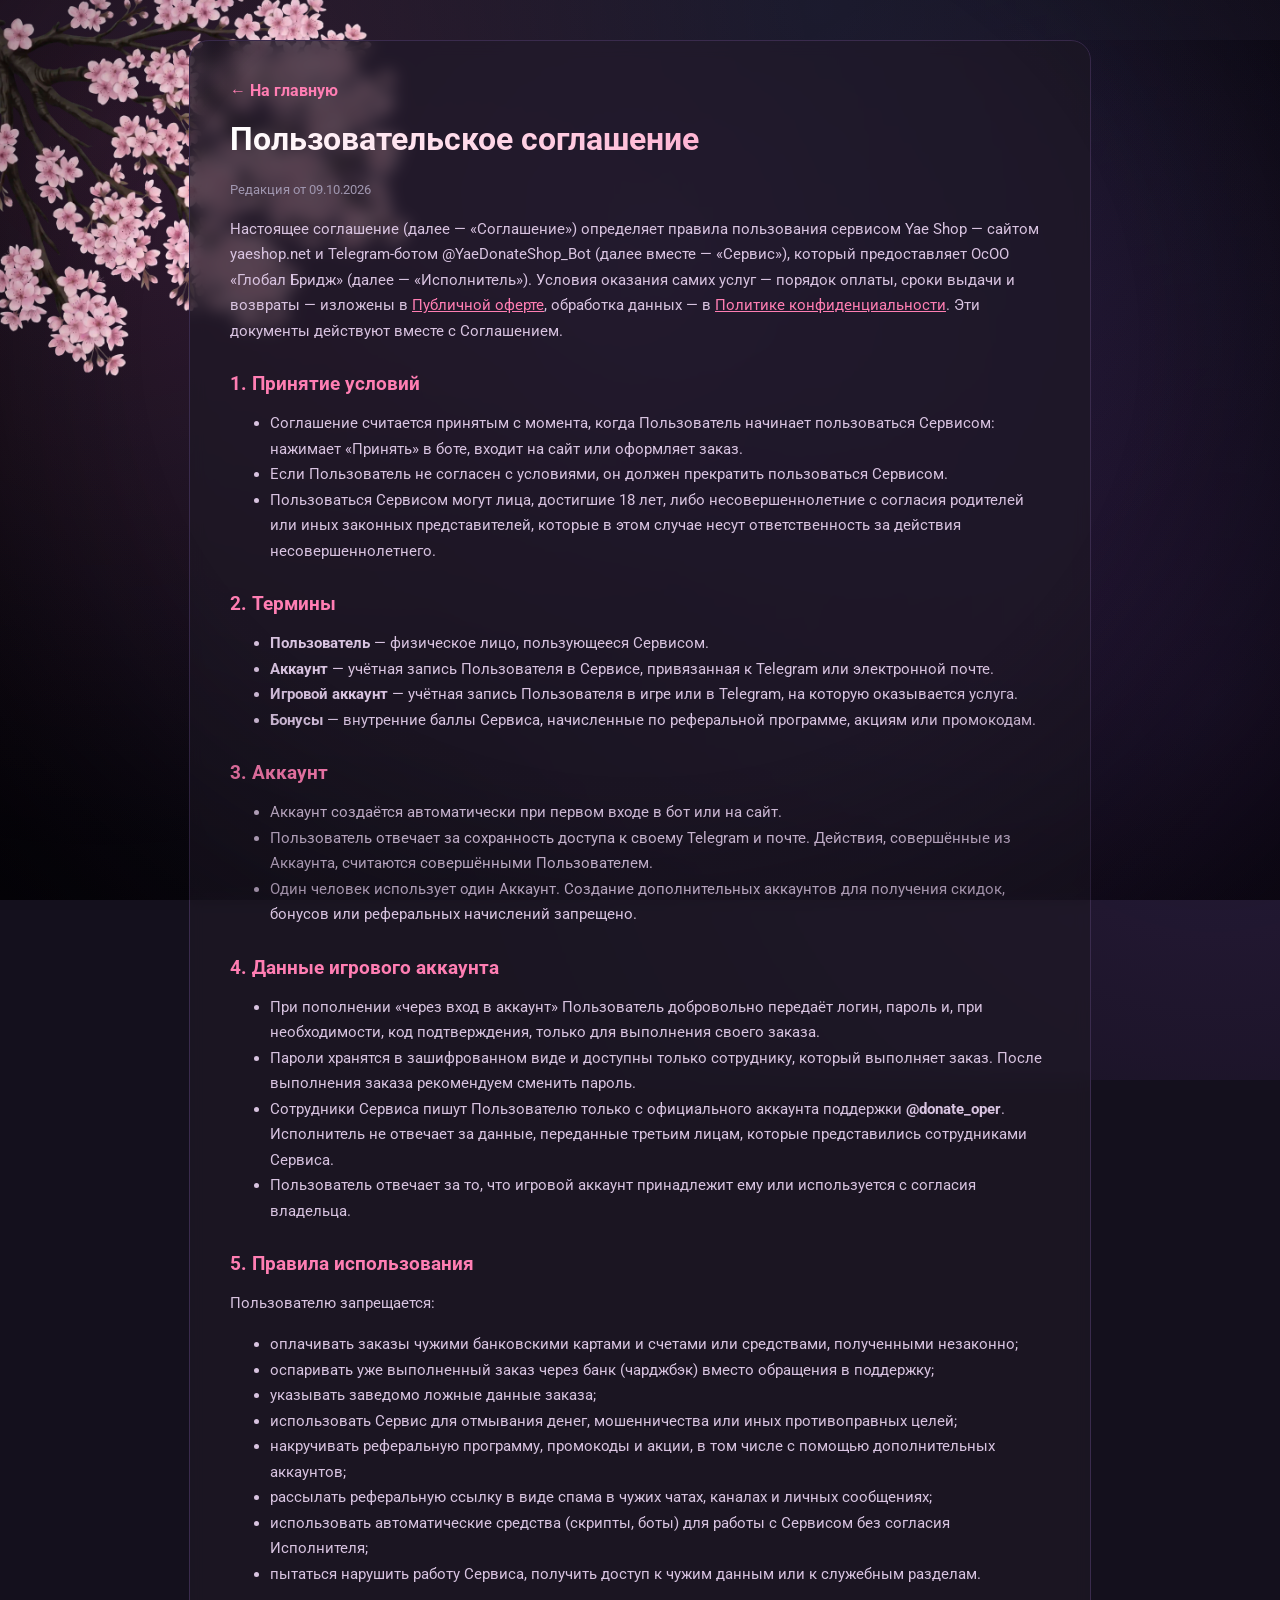
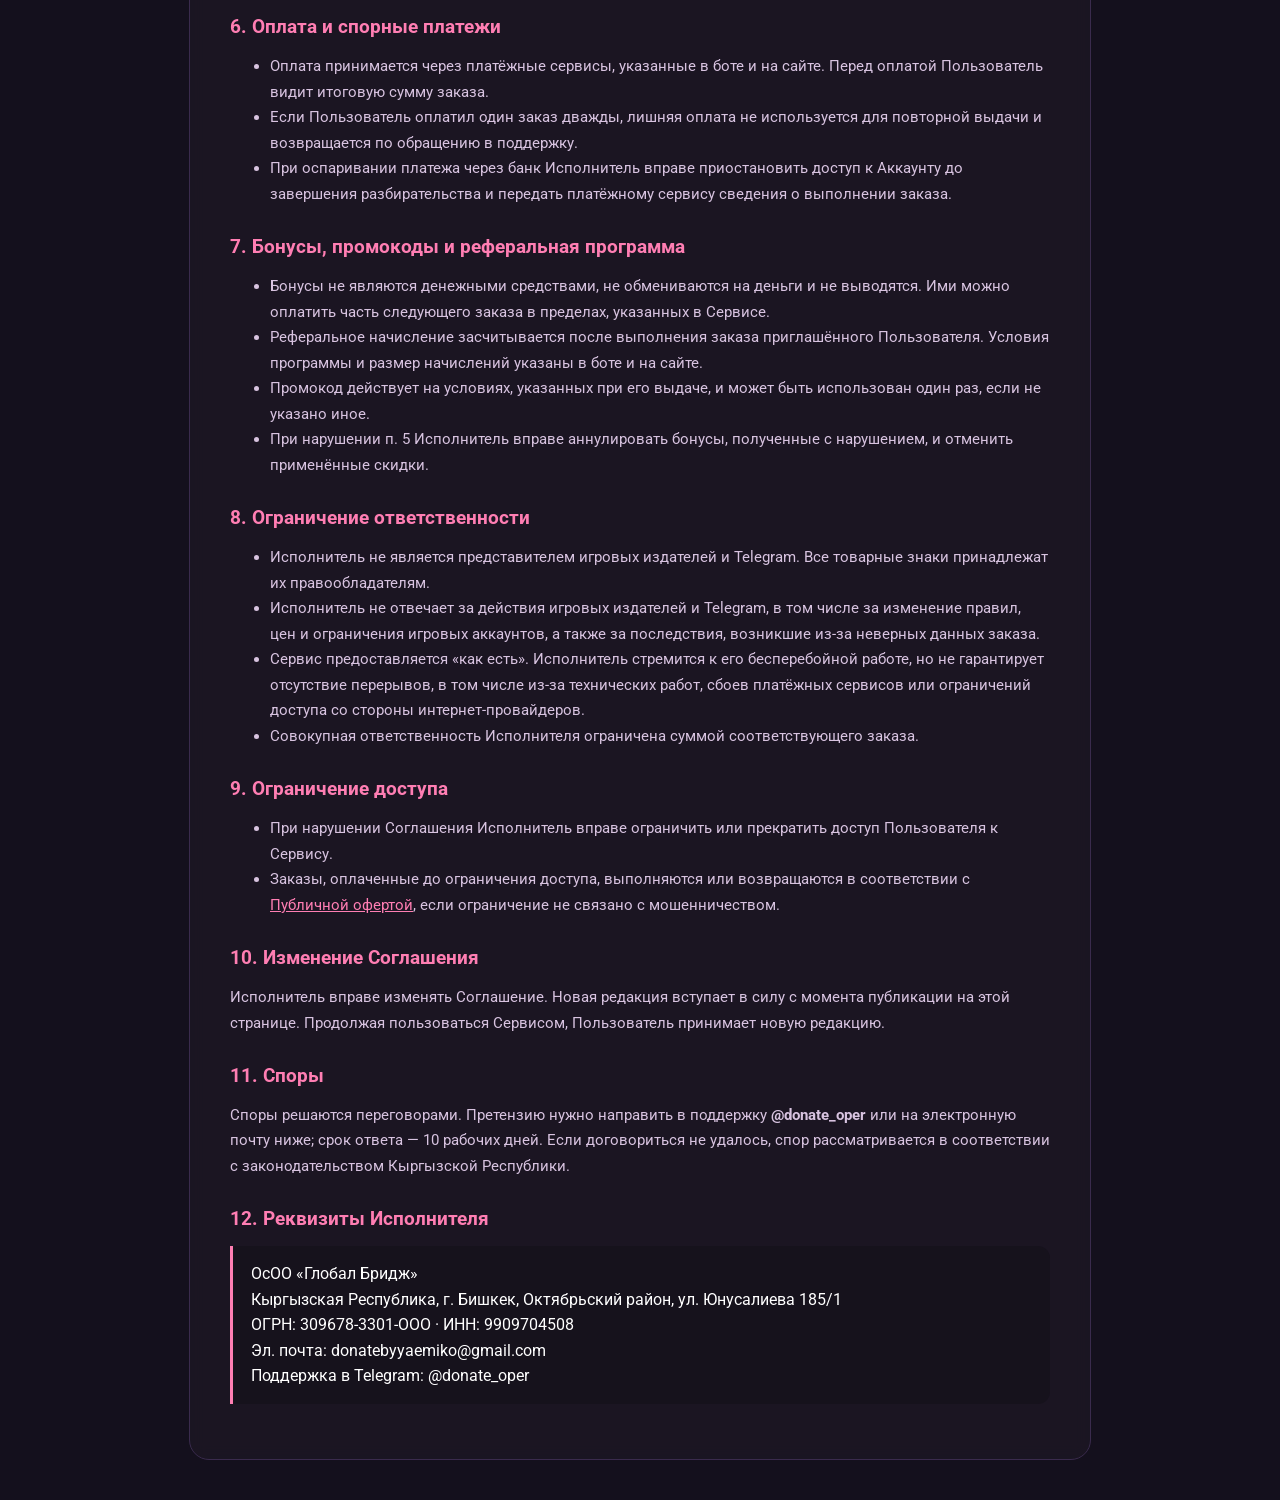
<file: terms.html>
<!DOCTYPE html>
<html lang="ru">
<head>
    <meta charset="UTF-8">
    <meta name="viewport" content="width=device-width, initial-scale=1.0">
    <link rel="icon" type="image/svg+xml" href="favicon.svg">
    <title>Пользовательское соглашение — Yae Shop</title>
    <!-- Анти-мигание: пока styles.css не применился, служебные слои скрыты.
         Без этого боковое меню и модалки на секунду видны «голым» списком. -->
    <style>
        html, body { background: #14101d; margin: 0; }
        .side-menu { position: fixed; top: 0; right: -380px; }
        .modal-overlay, .menu-overlay, .profile-dropdown { opacity: 0; visibility: hidden; }
        #preloader { position: fixed; inset: 0; z-index: 100000; background: #0f0c14; }
    </style>
    <!-- Шрифты с нашего сервера; предзагружаем то, что видно сразу: логотип и русский текст -->
    <link rel="preload" href="/static/fonts/marckscript-latin.woff2" as="font" type="font/woff2" crossorigin>
    <link rel="preload" href="/static/fonts/roboto-cyrillic.woff2" as="font" type="font/woff2" crossorigin>
    <link rel="stylesheet" href="styles.css">
    <style>
        .legal { max-width: 820px; margin: 40px auto; padding: 40px; background: rgba(30,25,38,0.7); border: 1px solid #3a2b4d; border-radius: 20px; position: relative; z-index: 5; backdrop-filter: blur(8px); }
        .legal h1 { background: linear-gradient(90deg,#fff,#ff7eb3); -webkit-background-clip: text; background-clip: text; -webkit-text-fill-color: transparent; font-size: 32px; margin-top: 0; }
        .legal h2 { color: #ff7eb3; font-size: 19px; margin-top: 28px; }
        .legal p, .legal li { color: #d8c3e0; line-height: 1.7; font-size: 15px; }
        .legal a.back { display: inline-block; color: #ff7eb3; text-decoration: none; margin-bottom: 20px; font-weight: bold; transition: 0.3s; }
        .legal a.back:hover { transform: translateX(-4px); }
        .legal a { color: #ff7eb3; }
        .legal .entity { background: rgba(20,15,25,0.6); border-left: 3px solid #ff7eb3; padding: 15px 18px; border-radius: 0 12px 12px 0; margin: 15px 0; color: #fff; line-height: 1.6; }
        .legal .muted { color: #a097b0; font-size: 13px; }
        @media (max-width: 600px) { .legal { margin: 20px; padding: 25px; } }
    </style>
</head>
<body>
    <div id="sakura-tree"></div>
    <div class="legal">
        <a class="back" href="/">← На главную</a>
        <h1>Пользовательское соглашение</h1>
        <p class="muted">Редакция от 09.10.2026</p>
        <p>Настоящее соглашение (далее — «Соглашение») определяет правила пользования сервисом Yae Shop — сайтом yaeshop.net и Telegram-ботом @YaeDonateShop_Bot (далее вместе — «Сервис»), который предоставляет ОсОО «Глобал Бридж» (далее — «Исполнитель»). Условия оказания самих услуг — порядок оплаты, сроки выдачи и возвраты — изложены в <a href="/offer">Публичной оферте</a>, обработка данных — в <a href="/privacy">Политике конфиденциальности</a>. Эти документы действуют вместе с Соглашением.</p>

        <h2>1. Принятие условий</h2>
        <ul>
            <li>Соглашение считается принятым с момента, когда Пользователь начинает пользоваться Сервисом: нажимает «Принять» в боте, входит на сайт или оформляет заказ.</li>
            <li>Если Пользователь не согласен с условиями, он должен прекратить пользоваться Сервисом.</li>
            <li>Пользоваться Сервисом могут лица, достигшие 18 лет, либо несовершеннолетние с согласия родителей или иных законных представителей, которые в этом случае несут ответственность за действия несовершеннолетнего.</li>
        </ul>

        <h2>2. Термины</h2>
        <ul>
            <li><b>Пользователь</b> — физическое лицо, пользующееся Сервисом.</li>
            <li><b>Аккаунт</b> — учётная запись Пользователя в Сервисе, привязанная к Telegram или электронной почте.</li>
            <li><b>Игровой аккаунт</b> — учётная запись Пользователя в игре или в Telegram, на которую оказывается услуга.</li>
            <li><b>Бонусы</b> — внутренние баллы Сервиса, начисленные по реферальной программе, акциям или промокодам.</li>
        </ul>

        <h2>3. Аккаунт</h2>
        <ul>
            <li>Аккаунт создаётся автоматически при первом входе в бот или на сайт.</li>
            <li>Пользователь отвечает за сохранность доступа к своему Telegram и почте. Действия, совершённые из Аккаунта, считаются совершёнными Пользователем.</li>
            <li>Один человек использует один Аккаунт. Создание дополнительных аккаунтов для получения скидок, бонусов или реферальных начислений запрещено.</li>
        </ul>

        <h2>4. Данные игрового аккаунта</h2>
        <ul>
            <li>При пополнении «через вход в аккаунт» Пользователь добровольно передаёт логин, пароль и, при необходимости, код подтверждения, только для выполнения своего заказа.</li>
            <li>Пароли хранятся в зашифрованном виде и доступны только сотруднику, который выполняет заказ. После выполнения заказа рекомендуем сменить пароль.</li>
            <li>Сотрудники Сервиса пишут Пользователю только с официального аккаунта поддержки <b>@donate_oper</b>. Исполнитель не отвечает за данные, переданные третьим лицам, которые представились сотрудниками Сервиса.</li>
            <li>Пользователь отвечает за то, что игровой аккаунт принадлежит ему или используется с согласия владельца.</li>
        </ul>

        <h2>5. Правила использования</h2>
        <p>Пользователю запрещается:</p>
        <ul>
            <li>оплачивать заказы чужими банковскими картами и счетами или средствами, полученными незаконно;</li>
            <li>оспаривать уже выполненный заказ через банк (чарджбэк) вместо обращения в поддержку;</li>
            <li>указывать заведомо ложные данные заказа;</li>
            <li>использовать Сервис для отмывания денег, мошенничества или иных противоправных целей;</li>
            <li>накручивать реферальную программу, промокоды и акции, в том числе с помощью дополнительных аккаунтов;</li>
            <li>рассылать реферальную ссылку в виде спама в чужих чатах, каналах и личных сообщениях;</li>
            <li>использовать автоматические средства (скрипты, боты) для работы с Сервисом без согласия Исполнителя;</li>
            <li>пытаться нарушить работу Сервиса, получить доступ к чужим данным или к служебным разделам.</li>
        </ul>

        <h2>6. Оплата и спорные платежи</h2>
        <ul>
            <li>Оплата принимается через платёжные сервисы, указанные в боте и на сайте. Перед оплатой Пользователь видит итоговую сумму заказа.</li>
            <li>Если Пользователь оплатил один заказ дважды, лишняя оплата не используется для повторной выдачи и возвращается по обращению в поддержку.</li>
            <li>При оспаривании платежа через банк Исполнитель вправе приостановить доступ к Аккаунту до завершения разбирательства и передать платёжному сервису сведения о выполнении заказа.</li>
        </ul>

        <h2>7. Бонусы, промокоды и реферальная программа</h2>
        <ul>
            <li>Бонусы не являются денежными средствами, не обмениваются на деньги и не выводятся. Ими можно оплатить часть следующего заказа в пределах, указанных в Сервисе.</li>
            <li>Реферальное начисление засчитывается после выполнения заказа приглашённого Пользователя. Условия программы и размер начислений указаны в боте и на сайте.</li>
            <li>Промокод действует на условиях, указанных при его выдаче, и может быть использован один раз, если не указано иное.</li>
            <li>При нарушении п. 5 Исполнитель вправе аннулировать бонусы, полученные с нарушением, и отменить применённые скидки.</li>
        </ul>

        <h2>8. Ограничение ответственности</h2>
        <ul>
            <li>Исполнитель не является представителем игровых издателей и Telegram. Все товарные знаки принадлежат их правообладателям.</li>
            <li>Исполнитель не отвечает за действия игровых издателей и Telegram, в том числе за изменение правил, цен и ограничения игровых аккаунтов, а также за последствия, возникшие из-за неверных данных заказа.</li>
            <li>Сервис предоставляется «как есть». Исполнитель стремится к его бесперебойной работе, но не гарантирует отсутствие перерывов, в том числе из-за технических работ, сбоев платёжных сервисов или ограничений доступа со стороны интернет-провайдеров.</li>
            <li>Совокупная ответственность Исполнителя ограничена суммой соответствующего заказа.</li>
        </ul>

        <h2>9. Ограничение доступа</h2>
        <ul>
            <li>При нарушении Соглашения Исполнитель вправе ограничить или прекратить доступ Пользователя к Сервису.</li>
            <li>Заказы, оплаченные до ограничения доступа, выполняются или возвращаются в соответствии с <a href="/offer">Публичной офертой</a>, если ограничение не связано с мошенничеством.</li>
        </ul>

        <h2>10. Изменение Соглашения</h2>
        <p>Исполнитель вправе изменять Соглашение. Новая редакция вступает в силу с момента публикации на этой странице. Продолжая пользоваться Сервисом, Пользователь принимает новую редакцию.</p>

        <h2>11. Споры</h2>
        <p>Споры решаются переговорами. Претензию нужно направить в поддержку <b>@donate_oper</b> или на электронную почту ниже; срок ответа — 10 рабочих дней. Если договориться не удалось, спор рассматривается в соответствии с законодательством Кыргызской Республики.</p>

        <h2>12. Реквизиты Исполнителя</h2>
        <div class="entity">
            ОсОО «Глобал Бридж»<br>
            Кыргызская Республика, г. Бишкек, Октябрьский район, ул. Юнусалиева 185/1<br>
            ОГРН: 309678-3301-ООО · ИНН: 9909704508<br>
            Эл. почта: donatebyyaemiko@gmail.com<br>
            Поддержка в Telegram: @donate_oper
        </div>
    </div>
</body>
</html>
</file>
<file: styles.css>
/* =============================================
   ОБЩИЕ СТИЛИ — подключается на всех страницах
   ============================================= */

/* --- Шрифты: лежат у нас (static/fonts), а не у Google ---
   Google Fonts из России отвечает медленно и нестабильно. Только кириллица и
   латиница; unicode-range — браузер качает лишь те файлы, чьи символы есть на
   странице. У Roboto один «вариативный» файл сразу на 400 и 700. */
/* Логотип «Donate by Yae Miko» — Grandstander Bold (Google Fonts, OFL) с чуть
   увеличенной «дыркой» в заглавной D (правка глифа через fontTools, семейство
   переименовано в «Grandstander Yae»). Внутри только базовая латиница (17 КБ). */
@font-face {
  font-family: 'Grandstander Yae';
  font-style: normal;
  font-weight: 700;
  font-display: swap;
  src: url(static/fonts/grandstander-yae.woff) format('woff');
}
/* Marck Script 400 — cyrillic */
@font-face {
  font-family: 'Marck Script';
  font-style: normal;
  font-weight: 400;
  font-display: swap;
  src: url(static/fonts/marckscript-cyrillic.woff2) format('woff2');
  unicode-range: U+0301, U+0400-045F, U+0490-0491, U+04B0-04B1, U+2116;
}
/* Marck Script 400 — latin-ext */
@font-face {
  font-family: 'Marck Script';
  font-style: normal;
  font-weight: 400;
  font-display: swap;
  src: url(static/fonts/marckscript-latin-ext.woff2) format('woff2');
  unicode-range: U+0100-02BA, U+02BD-02C5, U+02C7-02CC, U+02CE-02D7, U+02DD-02FF, U+0304, U+0308, U+0329, U+1D00-1DBF, U+1E00-1E9F, U+1EF2-1EFF, U+2020, U+20A0-20AB, U+20AD-20C0, U+2113, U+2C60-2C7F, U+A720-A7FF;
}
/* Marck Script 400 — latin */
@font-face {
  font-family: 'Marck Script';
  font-style: normal;
  font-weight: 400;
  font-display: swap;
  src: url(static/fonts/marckscript-latin.woff2) format('woff2');
  unicode-range: U+0000-00FF, U+0131, U+0152-0153, U+02BB-02BC, U+02C6, U+02DA, U+02DC, U+0304, U+0308, U+0329, U+2000-206F, U+20AC, U+2122, U+2191, U+2193, U+2212, U+2215, U+FEFF, U+FFFD;
}
/* Roboto 400 — cyrillic-ext */
@font-face {
  font-family: 'Roboto';
  font-style: normal;
  font-weight: 400;
  font-stretch: 100%;
  font-display: swap;
  src: url(static/fonts/roboto-cyrillic-ext.woff2) format('woff2');
  unicode-range: U+0460-052F, U+1C80-1C8A, U+20B4, U+2DE0-2DFF, U+A640-A69F, U+FE2E-FE2F;
}
/* Roboto 400 — cyrillic */
@font-face {
  font-family: 'Roboto';
  font-style: normal;
  font-weight: 400;
  font-stretch: 100%;
  font-display: swap;
  src: url(static/fonts/roboto-cyrillic.woff2) format('woff2');
  unicode-range: U+0301, U+0400-045F, U+0490-0491, U+04B0-04B1, U+2116;
}
/* Roboto 400 — latin-ext */
@font-face {
  font-family: 'Roboto';
  font-style: normal;
  font-weight: 400;
  font-stretch: 100%;
  font-display: swap;
  src: url(static/fonts/roboto-latin-ext.woff2) format('woff2');
  unicode-range: U+0100-02BA, U+02BD-02C5, U+02C7-02CC, U+02CE-02D7, U+02DD-02FF, U+0304, U+0308, U+0329, U+1D00-1DBF, U+1E00-1E9F, U+1EF2-1EFF, U+2020, U+20A0-20AB, U+20AD-20C0, U+2113, U+2C60-2C7F, U+A720-A7FF;
}
/* Roboto 400 — latin */
@font-face {
  font-family: 'Roboto';
  font-style: normal;
  font-weight: 400;
  font-stretch: 100%;
  font-display: swap;
  src: url(static/fonts/roboto-latin.woff2) format('woff2');
  unicode-range: U+0000-00FF, U+0131, U+0152-0153, U+02BB-02BC, U+02C6, U+02DA, U+02DC, U+0304, U+0308, U+0329, U+2000-206F, U+20AC, U+2122, U+2191, U+2193, U+2212, U+2215, U+FEFF, U+FFFD;
}
/* Roboto 700 — cyrillic-ext */
@font-face {
  font-family: 'Roboto';
  font-style: normal;
  font-weight: 700;
  font-stretch: 100%;
  font-display: swap;
  src: url(static/fonts/roboto-cyrillic-ext.woff2) format('woff2');
  unicode-range: U+0460-052F, U+1C80-1C8A, U+20B4, U+2DE0-2DFF, U+A640-A69F, U+FE2E-FE2F;
}
/* Roboto 700 — cyrillic */
@font-face {
  font-family: 'Roboto';
  font-style: normal;
  font-weight: 700;
  font-stretch: 100%;
  font-display: swap;
  src: url(static/fonts/roboto-cyrillic.woff2) format('woff2');
  unicode-range: U+0301, U+0400-045F, U+0490-0491, U+04B0-04B1, U+2116;
}
/* Roboto 700 — latin-ext */
@font-face {
  font-family: 'Roboto';
  font-style: normal;
  font-weight: 700;
  font-stretch: 100%;
  font-display: swap;
  src: url(static/fonts/roboto-latin-ext.woff2) format('woff2');
  unicode-range: U+0100-02BA, U+02BD-02C5, U+02C7-02CC, U+02CE-02D7, U+02DD-02FF, U+0304, U+0308, U+0329, U+1D00-1DBF, U+1E00-1E9F, U+1EF2-1EFF, U+2020, U+20A0-20AB, U+20AD-20C0, U+2113, U+2C60-2C7F, U+A720-A7FF;
}
/* Roboto 700 — latin */
@font-face {
  font-family: 'Roboto';
  font-style: normal;
  font-weight: 700;
  font-stretch: 100%;
  font-display: swap;
  src: url(static/fonts/roboto-latin.woff2) format('woff2');
  unicode-range: U+0000-00FF, U+0131, U+0152-0153, U+02BB-02BC, U+02C6, U+02DA, U+02DC, U+0304, U+0308, U+0329, U+2000-206F, U+20AC, U+2122, U+2191, U+2193, U+2212, U+2215, U+FEFF, U+FFFD;
}

/* Убираем синее выделение при клике на кнопки/карточки */
button, a, .game-card, .product-card, .menu-item, .header-btn,
.cart-item, .buy-btn, .minus-btn, .checkout-btn, .auth-btn-primary,
.auth-btn-danger, .ref-copy-btn, .profile-btn, .cat-tab {
    -webkit-tap-highlight-color: transparent;
    user-select: none;
    -webkit-user-select: none;
}

/* Текст во всех текстовых полях всегда белый (перебивает чёрный от автозаполнения) */
input[type="text"], input[type="email"], input[type="number"],
input[type="tel"], input[type="password"], input[type="search"], textarea {
    color: #fff;
    -webkit-text-fill-color: #fff;
}

/* Глобальный фикс: автозаполнение Chrome/Edge не красит поля в белый */
input:-webkit-autofill,
input:-webkit-autofill:hover,
input:-webkit-autofill:focus,
input:-webkit-autofill:active {
    -webkit-text-fill-color: #ffffff;
    -webkit-box-shadow: 0 0 0 1000px #120f18 inset;
    box-shadow: 0 0 0 1000px #120f18 inset;
    caret-color: #ffffff;
    transition: background-color 99999s ease-in-out 0s;
}

/* === МОДАЛКА ВХОДА (Личный кабинет) === */
.auth-card { text-align: center; }
.auth-avatar {
    width: 74px; height: 74px; margin: 4px auto 0; border-radius: 50%;
    display: flex; align-items: center; justify-content: center;
    background: radial-gradient(circle at 30% 30%, #2a2036, #15101d);
    border: 2px solid #ff7eb3; box-shadow: 0 0 22px rgba(255,126,179,0.35);
}
.auth-avatar-on { border-color: #4dff88; box-shadow: 0 0 22px rgba(77,255,136,0.35); }

.auth-tabs {
    display: flex; gap: 6px; background: rgba(20,15,25,0.7);
    border: 1px solid #3a2b4d; border-radius: 12px; padding: 5px; margin-bottom: 18px;
}
.auth-tab {
    flex: 1; padding: 10px 0; border: none; border-radius: 8px; cursor: pointer;
    background: transparent; color: #a097b0; font-weight: bold; font-size: 13px; transition: 0.25s;
}
.auth-tab.active { background: linear-gradient(90deg,#ff4dff,#b300b3); color: #fff; box-shadow: 0 4px 14px rgba(179,0,179,0.3); }
.auth-tab:not(.active):hover { color: #fff; }

.auth-pane { animation: fadeIn 0.25s; }
.auth-label { display:block; text-align:left; color:#d8c3e0; font-size:12px; font-weight:bold; margin-bottom:6px; }
.auth-input {
    width: 100%; box-sizing: border-box; padding: 12px 14px; margin-bottom: 12px;
    background: #1c1626; border: 1.5px solid #4a3b5d; border-radius: 10px;
    color: #fff; -webkit-text-fill-color: #fff; font-size: 14px; outline: none; transition: 0.25s;
}
.auth-input::placeholder { color: #565064; -webkit-text-fill-color: #565064; opacity: 1; font-style: italic; }
.auth-input:focus { border-color: #ff7eb3; background:#221a2e; box-shadow: 0 0 0 3px rgba(255,126,179,0.18); }
.auth-code-input { text-align:center; letter-spacing: 6px; font-size: 20px; font-weight: bold; }

.auth-btn-primary {
    width: 100%; padding: 13px; border: none; border-radius: 10px; cursor: pointer;
    background: linear-gradient(90deg,#ff4dff,#b300b3); color: #fff; font-weight: bold; font-size: 15px;
    box-shadow: 0 6px 18px rgba(179,0,179,0.3); transition: 0.25s;
}
.auth-btn-primary:hover { transform: translateY(-2px); box-shadow: 0 8px 22px rgba(179,0,179,0.45); }
.auth-btn-danger {
    width: 100%; padding: 12px; border-radius: 10px; cursor: pointer; font-weight: bold; font-size: 14px;
    background: transparent; border: 1.5px solid #ff4d4d; color: #ff4d4d; transition: 0.25s; margin-top: 10px;
}
.auth-btn-danger:hover { background: #ff4d4d; color: #fff; }

.auth-msg { font-size: 13px; margin-top: 10px; min-height: 18px; }
.auth-hint { color: #7c7090; font-size: 11px; margin-top: 14px; line-height: 1.5; }
.auth-privacy { color: #6a5f7a; font-size: 11px; margin-top: 18px; border-top: 1px solid #2a2336; padding-top: 14px; }
.auth-privacy a { color: #a097b0; }

/* Подсветка кнопки профиля при входе */
.profile-btn.logged-in { border-color: #4dff88 !important; box-shadow: 0 0 14px rgba(77,255,136,0.4); }

/* === Поле пароля: глазок === */
.pw-wrap { position: relative; width: 100%; }
.pw-eye {
    position: absolute; right: 8px; top: 50%; transform: translateY(-50%);
    background: none; border: none; cursor: pointer; padding: 4px; color: #a097b0;
    display: flex; align-items: center; justify-content: center; transition: color 0.2s;
}
.pw-eye:hover { color: #ff7eb3; }
.pw-eye svg { width: 20px; height: 20px; }

/* === ГЛАВНАЯ: счётчики + как это работает === */
.stats-bar {
    display: flex; gap: 16px; max-width: 800px; margin: 50px auto 0; flex-wrap: wrap;
}
.stat-cell {
    flex: 1; min-width: 150px; background: linear-gradient(145deg, #1e1926, #15111c);
    border: 1px solid #3a2b4d; border-radius: 18px; padding: 22px 16px; text-align: center;
    box-shadow: 0 5px 20px rgba(0,0,0,0.3); transition: 0.3s;
}
.stat-cell:hover { border-color: #ff7eb3; transform: translateY(-4px); box-shadow: 0 8px 24px rgba(255,126,179,0.2); }
.stat-num { font-size: 32px; font-weight: bold; color: #ff7eb3; text-shadow: 0 0 14px rgba(255,126,179,0.4); }
.stat-lbl { color: #a097b0; font-size: 13px; margin-top: 6px; }

/* Отзывы из Telegram на главной (под счётчиком заказов) — фиолетовая карточка,
   свёрнута по умолчанию, разворачивается кнопкой */
.home-reviews { max-width: 720px; margin: 60px auto 0; text-align: center; }
.home-reviews-sub { color: #a097b0; font-size: 14px; margin: 10px 0 22px; }
.tg-reviews-card {
    position: relative;
    background: linear-gradient(145deg, #241b31, #15111c);
    border: 1px solid #4a3b5d; border-radius: 20px; padding: 14px 14px 58px;
    box-shadow: 0 8px 28px rgba(0,0,0,0.35), 0 0 24px rgba(255, 126, 179, 0.07);
    transition: border-color 0.3s;
}
.tg-reviews-card:hover { border-color: #ff7eb3; }
#tg-reviews-home {
    min-height: 120px; border-radius: 12px; overflow: hidden;
    /* Плавный разворот/сворачивание (разовая анимация по клику — FPS не грузит) */
    transition: max-height 0.45s cubic-bezier(0.4, 0, 0.2, 1);
}
#tg-reviews-home.collapsed { max-height: 380px; }
#tg-reviews-home:not(.collapsed) { max-height: 70vh; overflow-y: auto; }
#tg-reviews-home:not(.collapsed)::-webkit-scrollbar { width: 4px; }
#tg-reviews-home:not(.collapsed)::-webkit-scrollbar-thumb { background: #ff7eb3; border-radius: 4px; }
#tg-reviews-home iframe { width: 100% !important; }
/* Карточки отзывов (рендерим сами из /api/reviews) */
.rv-item {
    display: flex; gap: 12px; padding: 13px 14px; text-align: left;
    border-bottom: 1px solid rgba(74, 59, 93, 0.45);
    text-decoration: none; color: inherit; cursor: pointer;
    border-radius: 8px; transition: background 0.2s;
}
.rv-item:hover { background: rgba(255, 126, 179, 0.08); }
.rv-item:last-child { border-bottom: none; }
.rv-ava {
    width: 40px; height: 40px; flex-shrink: 0; border-radius: 50%;
    background: linear-gradient(135deg, #ff7eb3, #b300b3);
    display: flex; align-items: center; justify-content: center;
    font-weight: bold; color: #fff; font-size: 17px;
    box-shadow: 0 0 10px rgba(255, 126, 179, 0.3);
}
.rv-body { min-width: 0; }
.rv-name { font-weight: bold; color: #ff9ec6; font-size: 14px; margin-bottom: 3px; }
.rv-text { color: #e8dff0; font-size: 14px; line-height: 1.55; white-space: pre-wrap; overflow-wrap: break-word; }
.rv-date { color: #7c7090; font-size: 12px; margin-top: 5px; }
/* Затухание внизу свёрнутого блока — видно, что отзывов больше */
.tg-reviews-fade {
    position: absolute; left: 1px; right: 1px; bottom: 52px; height: 90px;
    background: linear-gradient(to bottom, transparent, #17121e 92%);
    pointer-events: none; border-radius: 0 0 12px 12px;
    transition: opacity 0.35s;
}
.tg-reviews-fade.hidden { opacity: 0; }
/* Ряд кнопок под отзывами: свернуть/развернуть + ссылка на пост */
.tg-reviews-actions {
    position: absolute; left: 50%; bottom: 12px; transform: translateX(-50%);
    display: flex; gap: 10px; align-items: center; flex-wrap: wrap; justify-content: center;
    width: max-content; max-width: calc(100% - 28px);
}
.tg-reviews-toggle, .tg-reviews-link {
    padding: 9px 20px; border-radius: 20px; cursor: pointer;
    background: transparent; border: 1px solid #ff7eb3; color: #ff7eb3;
    font-weight: bold; font-size: 13px; transition: 0.25s; white-space: nowrap;
    text-decoration: none; display: inline-flex; align-items: center;
}
.tg-reviews-toggle:hover { background: rgba(255, 126, 179, 0.15); box-shadow: 0 0 14px rgba(255, 126, 179, 0.35); color: #fff; }
/* Ссылка на пост — акцентная (заполненная), чтобы выделялась */
.tg-reviews-link { background: linear-gradient(90deg, #ff4dff, #b300b3); border-color: transparent; color: #fff; box-shadow: 0 4px 14px rgba(179, 0, 179, 0.3); }
.tg-reviews-link:hover { transform: translateY(-2px); box-shadow: 0 6px 18px rgba(179, 0, 179, 0.5); }
.tg-reviews-link:active { transform: scale(0.96); }

.how-section { max-width: 1000px; margin: 70px auto 0; }
.how-grid { display: grid; grid-template-columns: repeat(auto-fit, minmax(250px, 1fr)); gap: 20px; margin-top: 30px; }
.how-card {
    position: relative; background: linear-gradient(145deg, #1e1926, #15111c); border: 1px solid #3a2b4d;
    border-radius: 20px; padding: 30px 24px 24px; text-align: center; transition: 0.3s; overflow: hidden;
}
.how-card:hover { border-color: #ff7eb3; transform: translateY(-5px); box-shadow: 0 10px 24px rgba(255,126,179,0.2); }
.how-num {
    position: absolute; top: -14px; right: 2px; font-size: 150px; font-weight: bold;
    color: rgba(255,126,179,0.1); line-height: 1; pointer-events: none;
}
.how-ic { font-size: 44px; margin-bottom: 12px; filter: drop-shadow(0 0 10px rgba(255,126,179,0.3)); }
.how-card h3 { margin: 0 0 10px; font-size: 18px; color: #fff; }
.how-card p { margin: 0; color: #a097b0; font-size: 14px; line-height: 1.6; }

/* === Cookie-баннер === */
.cookie-banner {
    position: fixed; bottom: 16px; left: 50%;
    transform: translateX(-50%) translateY(180%);
    max-width: 680px; width: calc(100% - 28px);
    background: linear-gradient(145deg, #221a2e, #15101d);
    border: 1px solid #ff7eb3; border-radius: 14px;
    padding: 14px 18px; display: flex; align-items: center; gap: 14px;
    /* z-index ниже модалок (2000): баннер не перекрывает открытые окна */
    box-shadow: 0 10px 30px rgba(0,0,0,0.5); z-index: 1900;
    opacity: 0; transition: transform 0.45s cubic-bezier(0.25,0.8,0.25,1), opacity 0.45s;
}
.cookie-banner.show { transform: translateX(-50%) translateY(0); opacity: 1; }
.cookie-banner span { color: #d8c3e0; font-size: 13px; line-height: 1.5; }
.cookie-banner .ck-short { display: none; }
.cookie-banner a { color: #ff7eb3; }
.cookie-banner button {
    flex-shrink: 0; background: linear-gradient(90deg,#ff4dff,#b300b3); color: #fff;
    border: none; padding: 10px 22px; border-radius: 10px; font-weight: bold; cursor: pointer; transition: 0.25s;
}
.cookie-banner button:hover { transform: translateY(-2px); box-shadow: 0 6px 16px rgba(179,0,179,0.4); }
/* Телефон: узкая полоска у нижнего края вместо карточки на треть экрана */
@media (max-width: 560px) {
    .cookie-banner { bottom: 8px; width: calc(100% - 16px); padding: 9px 10px 9px 12px; gap: 10px; border-radius: 12px; }
    .cookie-banner span { font-size: 11px; line-height: 1.35; }
    .cookie-banner .ck-long { display: none; }
    .cookie-banner .ck-short { display: inline; }
    .cookie-banner button { padding: 8px 14px; font-size: 13px; border-radius: 9px; }
}

/* === ПРЕЛОАДЕР (заставка загрузки) === */
#preloader {
    position: fixed; inset: 0; z-index: 100000;
    background: radial-gradient(circle at 50% 40%, #1a1326, #0f0c14 70%);
    display: flex; flex-direction: column; align-items: center; justify-content: center; gap: 26px;
    transition: opacity 0.5s ease, visibility 0.5s ease;
}
#preloader.hidden { opacity: 0; visibility: hidden; }
.preloader-logo {
    font-family: 'Marck Script', cursive; font-weight: bold; text-align: center; padding: 0 20px;
    font-size: clamp(34px, 8vw, 58px); line-height: 1.1;
    background: linear-gradient(90deg, #5a4b6d 0%, #5a4b6d 38%, #ff7eb3 48%, #ff4dff 54%, #5a4b6d 64%, #5a4b6d 100%);
    background-size: 250% 100%;
    -webkit-background-clip: text; background-clip: text; -webkit-text-fill-color: transparent; color: transparent;
    animation: logoShine 2s linear infinite;
}
@keyframes logoShine { 0% { background-position: 150% 0; } 100% { background-position: -50% 0; } }
.preloader-bar { width: 180px; height: 4px; background: rgba(255,255,255,0.08); border-radius: 4px; overflow: hidden; }
.preloader-bar::after {
    content: ''; display: block; height: 100%; width: 40%; border-radius: 4px;
    background: linear-gradient(90deg, #ff7eb3, #ff4dff); box-shadow: 0 0 12px rgba(255,126,179,0.6);
    animation: barMove 1.1s ease-in-out infinite;
}
@keyframes barMove { 0% { transform: translateX(-110%); } 100% { transform: translateX(360%); } }
body.low-end-mode .preloader-logo, body.low-end-mode .preloader-bar::after { animation: none; }

/* === TOAST-уведомления === */
#toast-box { position: fixed; bottom: 24px; left: 50%; transform: translateX(-50%); z-index: 99998; display: flex; flex-direction: column; gap: 10px; align-items: center; pointer-events: none; }
.toast {
    display: flex; align-items: center; gap: 10px;
    background: linear-gradient(145deg, #241c30, #181320); border: 1px solid #3a2b4d; border-left: 4px solid #ff7eb3;
    color: #fff; padding: 13px 18px; border-radius: 12px; font-size: 14px; line-height: 1.4;
    box-shadow: 0 8px 26px rgba(0,0,0,0.45); max-width: 92vw;
    opacity: 0; transform: translateY(20px); transition: opacity 0.35s, transform 0.35s cubic-bezier(.2,.8,.2,1);
}
.toast.show { opacity: 1; transform: translateY(0); }
.toast-ic { font-size: 18px; flex-shrink: 0; }
.toast-msg { flex: 1; }
.toast-close { background: none; border: none; color: #a097b0; font-size: 20px; line-height: 1; cursor: pointer; padding: 0 2px; flex-shrink: 0; transition: 0.2s; pointer-events: auto; }
.toast-close:hover { color: #fff; }
.toast { pointer-events: auto; }
.toast-success { border-left-color: #4dff88; }
.toast-error { border-left-color: #ff4d4d; }
.toast-info { border-left-color: #ff7eb3; }

/* === Красивые скроллбары === */
::-webkit-scrollbar { width: 8px; height: 8px; }
::-webkit-scrollbar-track { background: rgba(255,255,255,0.03); }
::-webkit-scrollbar-thumb { background: linear-gradient(#ff7eb3, #b300b3); border-radius: 8px; border: 2px solid transparent; background-clip: padding-box; }
::-webkit-scrollbar-thumb:hover { background: #ff7eb3; }
* { scrollbar-width: thin; scrollbar-color: #ff7eb3 transparent; }

/* === КОНФЕТТИ === */
.confetti-piece {
    position: fixed; top: -14px; width: 9px; height: 14px; border-radius: 2px;
    z-index: 99999; pointer-events: none; opacity: 0.95;
    animation-name: confettiFall; animation-timing-function: linear; animation-fill-mode: forwards;
}
@keyframes confettiFall {
    0% { transform: translateY(0) rotate(0deg); opacity: 1; }
    100% { transform: translateY(106vh) rotate(720deg); opacity: 0.5; }
}

/* === ЧАСЫ РАБОТЫ === */
.sched-row {
    display: flex; justify-content: space-between; align-items: center;
    padding: 11px 14px; border: 1px solid #3a2b4d; border-radius: 10px; margin-bottom: 8px;
    background: rgba(20,15,25,0.5); font-size: 14px; color: #d8c3e0;
}
.sched-row b { color: #fff; }
.sched-row.today { border-color: #ff7eb3; background: rgba(255,126,179,0.1); box-shadow: 0 0 12px rgba(255,126,179,0.15); }
.sched-row.today b { color: #ff7eb3; }
.sched-today { font-size: 10px; background: #ff7eb3; color: #15101d; padding: 1px 7px; border-radius: 8px; margin-left: 6px; font-weight: bold; vertical-align: middle; }

/* === ГАЛОЧКА УСПЕХА (модалка заказа) === */
.success-check { width: 88px; height: 88px; margin: 4px auto 0; }
.success-check svg { width: 100%; height: 100%; }
.sc-circle { fill: rgba(77,255,136,0.08); stroke: #4dff88; stroke-width: 3; stroke-dasharray: 151; stroke-dashoffset: 151; }
.sc-tick { fill: none; stroke: #4dff88; stroke-width: 4; stroke-linecap: round; stroke-linejoin: round; stroke-dasharray: 40; stroke-dashoffset: 40; }
.success-check.play .sc-circle { animation: scCircle 0.5s ease forwards; }
.success-check.play .sc-tick { animation: scTick 0.35s ease 0.42s forwards; }
@keyframes scCircle { to { stroke-dashoffset: 0; } }
@keyframes scTick { to { stroke-dashoffset: 0; } }

/* === КРАСИВЫЕ ЧЕКБОКСЫ (с анимацией галочки) === */
#consent-input, #remember-me, #use-balance-check {
    -webkit-appearance: none; appearance: none;
    width: 19px; height: 19px; border: 2px solid #4a3b5d; border-radius: 6px;
    background: #1c1626; cursor: pointer; position: relative; vertical-align: middle;
    transition: background 0.2s, border-color 0.2s; flex-shrink: 0;
}
#consent-input:hover, #remember-me:hover, #use-balance-check:hover { border-color: #ff7eb3; }
#consent-input:checked, #remember-me:checked, #use-balance-check:checked {
    background: linear-gradient(135deg, #ff7eb3, #ff4dff); border-color: transparent; animation: cbPop 0.28s ease;
}
#consent-input:checked::after, #remember-me:checked::after, #use-balance-check:checked::after {
    content: ''; position: absolute; left: 50%; top: 45%; width: 5px; height: 9px;
    border: solid #fff; border-width: 0 2.5px 2.5px 0;
    transform: translate(-50%, -55%) rotate(45deg) scale(0);
    animation: cbCheck 0.28s ease 0.03s forwards;
}
@keyframes cbPop { 50% { transform: scale(1.18); } }
@keyframes cbCheck {
    0% { transform: translate(-50%, -60%) rotate(45deg) scale(0); }
    60% { transform: translate(-50%, -52%) rotate(45deg) scale(1.2); }
    100% { transform: translate(-50%, -55%) rotate(45deg) scale(1); }
}

/* === УРОВЕНЬ КЛИЕНТА (статус) === */
.tier-box {
    background: linear-gradient(145deg, #221a2e, #15101d); border: 1px solid #4a3b5d;
    border-radius: 14px; padding: 14px 16px; margin-bottom: 14px;
}
.tier-badge { font-size: 16px; font-weight: bold; color: #fff; display: flex; align-items: center; gap: 6px; flex-wrap: wrap; }
.tier-badge .tier-disc { color: #4dff88; font-size: 13px; margin-left: auto; }
.tier-progress { height: 8px; background: #15101d; border-radius: 6px; margin: 10px 0 8px; overflow: hidden; border: 1px solid #3a2b4d; }
.tier-progress-fill { height: 100%; width: 0; background: linear-gradient(90deg,#ff7eb3,#ff4dff); border-radius: 6px; transition: width 0.6s ease; box-shadow: 0 0 10px rgba(255,126,179,0.5); }
.tier-next { color: #a097b0; font-size: 11px; text-align: left; }
.tier-next b { color: #ff7eb3; }
#tier-discount-note { color: #ffd24d; margin-bottom: 6px; }

/* === РЕФЕРАЛЬНАЯ ПАНЕЛЬ (в кабинете) === */
.ref-panel {
    background: rgba(255,126,179,0.06); border: 1px solid #3a2b4d;
    border-radius: 14px; padding: 16px; margin-bottom: 18px;
}
.ref-stats { display: flex; gap: 10px; margin-bottom: 14px; }
.ref-stat {
    flex: 1; background: #15101d; border: 1px solid #3a2b4d; border-radius: 10px;
    padding: 10px; display: flex; flex-direction: column; align-items: center;
}
.ref-stat b { color: #ff7eb3; font-size: 22px; line-height: 1; }
.ref-stat small { color: #a097b0; font-size: 11px; margin-top: 4px; }
.ref-label { text-align: left; color: #d8c3e0; font-size: 12px; font-weight: bold; margin-bottom: 8px; }
.ref-link-row { display: flex; gap: 8px; }
.ref-link-row .auth-input { font-size: 12px; flex: 1; }
.ref-copy-btn {
    flex-shrink: 0; padding: 0 16px; border: none; border-radius: 10px; cursor: pointer;
    background: linear-gradient(90deg,#ff4dff,#b300b3); color: #fff; font-weight: bold; font-size: 13px;
    transition: 0.25s; white-space: nowrap;
}
.ref-copy-btn:hover { transform: translateY(-1px); box-shadow: 0 4px 14px rgba(179,0,179,0.4); }

/* Вопросик «почему процент маленький» и раскрывающийся ответ */
.ref-why-btn {
    display: inline-flex; align-items: center; justify-content: center;
    width: 16px; height: 16px; padding: 0; margin-left: 4px; vertical-align: -3px;
    border: 1px solid #5a4b6d; border-radius: 50%; background: #15101d;
    color: #d8c3e0; font-size: 11px; font-weight: bold; line-height: 1;
    cursor: pointer; transition: 0.2s;
}
.ref-why-btn:hover { border-color: #ff7eb3; color: #ff7eb3; }
.ref-why-btn:focus-visible { outline: 2px solid #ff7eb3; outline-offset: 2px; }
.ref-why {
    margin-top: 10px; padding: 10px 12px; border-radius: 10px;
    background: #15101d; border: 1px solid #3a2b4d;
    color: #a89bb8; font-size: 11px; line-height: 1.6; text-align: left;
}
.ref-why b { color: #d8c3e0; }

/* Реф-блок в оформлении заказа */
.ref-checkout-box {
    background: rgba(255,126,179,0.08); border: 1px solid #4a3b5d;
    border-radius: 10px; padding: 10px 12px; margin: 10px 0; font-size: 13px;
}
.ref-checkout-box #ref-discount-note { color: #4dff88; margin-bottom: 6px; }
.ref-checkout-box label { display: flex; align-items: center; gap: 8px; cursor: pointer; color: #d8c3e0; }
.ref-checkout-box input[type="checkbox"] { accent-color: #ff7eb3; width: 16px; height: 16px; }
.ref-checkout-box b { color: #ff7eb3; }

/* --- Фон и тело --- */
body {
    animation: fadeIn 0.15s ease-out;
    margin: 0; padding: 0;
    width: 100%; height: 100%;
    /* clip вместо hidden: режет горизонтальный вылет так же, но не создаёт
       лишний скролл-контейнер (с ним в iOS Safari ломались sticky-элементы). */
    overflow-x: hidden;
    overflow-x: clip;
    font-family: 'Roboto', sans-serif;
    background: radial-gradient(circle at 50% 30%, #251636 0%, #0d0a14 70%, #000000 100%);
    background-attachment: fixed;
    color: #ffffff;
}
/* Шапка вынута из потока (position: fixed) — освобождаем ей место сверху.
   Класс ставит renderHeader(): страницам без шапки (оферта, 404) отступ не нужен.
   Точную высоту уточняет JS — шрифт логотипа грузится позже и меняет её. */
body.has-header { padding-top: var(--header-h, 72px); }
@keyframes fadeIn { from { opacity: 0; } to { opacity: 1; } }
.fade-out { opacity: 0 !important; transition: opacity 0.15s ease-in-out; }

/* «Живой» фон — мягкие цветные пятна, медленно дышат */
body::before {
    content: '';
    position: fixed;
    inset: -20%;
    z-index: 0;
    pointer-events: none;
    background:
        radial-gradient(circle at 20% 25%, rgba(255, 126, 179, 0.12), transparent 42%),
        radial-gradient(circle at 82% 70%, rgba(150, 90, 220, 0.14), transparent 46%),
        radial-gradient(circle at 60% 15%, rgba(120, 160, 255, 0.08), transparent 40%);
    /* Анимация убрана: слой размером 140% экрана перерисовывался бесконечно и грел CPU */
}

/* --- Сакура --- */
#sakura-tree {
    position: fixed; top: -30px; left: -30px;
    width: 550px; height: 450px;
    background-image: url('static/sakura_tree.webp');
    background-size: contain; background-repeat: no-repeat; background-position: left top;
    z-index: 1; pointer-events: none;
    /* drop-shadow убран: фильтр на большой анимированной картинке пересчитывался каждый кадр */
    transform-origin: 15% 0;
    animation: sway 6s ease-in-out infinite;
}
@keyframes sway { 0%, 100% { transform: rotate(0deg); } 50% { transform: rotate(1.2deg); } }
#sakura-container { position: fixed; top: 0; left: 0; width: 100%; height: 100%; pointer-events: none; z-index: 15; overflow: hidden; }
/* Внешний слой — ровное падение вниз (постоянная скорость) */
.petal {
    position: absolute;
    top: 0;
    opacity: 0;
    will-change: transform, opacity;
    animation: petal-fall var(--fall-duration, 11s) linear forwards;
}
@keyframes petal-fall {
    0%   { transform: translateY(-8vh); opacity: 0; }
    6%   { opacity: 1; }
    94%  { opacity: 1; }
    100% { transform: translateY(112vh); opacity: 0; }
}
/* Внутренний слой — плавное покачивание и переворот (с замедлением на поворотах) */
.petal-inner {
    width: 100%;
    height: 100%;
    border-radius: 100% 0 100% 0;
    opacity: var(--petal-opacity, 0.85);
    will-change: transform;
    animation: petal-sway var(--sway-duration, 3s) ease-in-out infinite alternate;
}
@keyframes petal-sway {
    0%   { transform: translateX(calc(var(--sway, 25px) * -1)) rotateZ(-15deg) rotateY(0deg); }
    100% { transform: translateX(var(--sway, 25px)) rotateZ(35deg) rotateY(360deg); }
}

/* --- Шапка --- */
/* position: fixed, а не sticky: sticky ломался там, где у body появлялся
   свой скролл-контейнер (шапка «уезжала» вверх при прокрутке). Fixed ведёт
   себя одинаково во всех браузерах. Высоту шапки кладём в --header-h
   (считает JS в components.js) и на неё же отступаем сверху у body. */
header {
    position: fixed; top: 0; left: 0; right: 0; z-index: 100;
    display: flex; justify-content: space-between; align-items: center;
    padding: 15px 40px;
    /* Без backdrop-filter: блюр на sticky-шапке пересчитывается каждый кадр скролла
       и роняет FPS на ПК без аппаратного ускорения */
    background: rgba(13, 10, 20, 0.94);
    border-bottom: 1px solid #3a2b4d;
}
.logo-container { display: flex; align-items: center; gap: 15px; }
.logo-link {
    font-family: 'Grandstander Yae', 'Marck Script', cursive; font-weight: 700; font-size: 30px;
    text-decoration: none; letter-spacing: 0.5px;
    /* Как цифры на карточках товаров: светло-розовая заливка, розовый контур,
       мягкое свечение. paint-order — контур рисуется под заливкой, буквы не худеют */
    color: #ffd3e6; -webkit-text-stroke: 1.2px #ff86b8; paint-order: stroke fill;
    text-shadow: 0 0 12px rgba(255, 126, 179, 0.45);
    transition: 0.3s; z-index: 25; margin-right: 10px;
}
.header-btn {
    background: linear-gradient(135deg, rgba(255,126,179,0.18), rgba(179,110,255,0.16));
    border: none; color: #ffe1f0;
    padding: 8px 16px; border-radius: 20px;
    font-weight: bold; font-size: 13px; cursor: pointer;
    transition: 0.25s; display: flex; align-items: center; gap: 6px; white-space: nowrap;
}
.header-btn:hover {
    background: linear-gradient(135deg, #ff7eb3, #b36eff);
    box-shadow: 0 6px 18px rgba(255, 126, 179, 0.4);
    transform: translateY(-2px); color: #fff;
}
.header-right { display: flex; align-items: center; gap: 20px; }

/* --- Профиль --- */
.profile-wrapper { position: relative; }
.profile-btn {
    background: transparent; border: 2px solid #ff7eb3; border-radius: 50%;
    width: 45px; height: 45px;
    display: flex; align-items: center; justify-content: center;
    cursor: pointer; transition: 0.3s;
    box-shadow: 0 0 10px rgba(255, 126, 179, 0.2);
    overflow: hidden; padding: 0;
}
.profile-btn:hover { box-shadow: 0 0 15px rgba(255, 126, 179, 0.6); transform: scale(1.05); }
.profile-btn svg { width: 24px; height: 24px; stroke: #ff7eb3; transition: 0.3s; }
.profile-btn img { width: 100%; height: 100%; object-fit: cover; }
.profile-dropdown {
    position: absolute; top: 60px; right: 0; width: 260px;
    background: rgba(30, 25, 38, 0.95); border: 1px solid #ff7eb3;
    border-radius: 15px; padding: 20px;
    box-shadow: 0 10px 30px rgba(0,0,0,0.5);
    backdrop-filter: blur(10px);
    transform: translateY(-10px); opacity: 0; visibility: hidden;
    transition: 0.3s; z-index: 200; text-align: center;
}
.profile-dropdown.active { transform: translateY(0); opacity: 1; visibility: visible; }
.dropdown-title { font-size: 16px; font-weight: bold; margin-bottom: 15px; color: #fff; }
.dropdown-subtitle { font-size: 13px; color: #a097b0; margin-bottom: 20px; }

/* --- Бургер-меню --- */
.hamburger { display: flex; flex-direction: column; gap: 6px; cursor: pointer; padding: 5px; z-index: 1001; }
.hamburger span { width: 30px; height: 3px; background: #ff7eb3; border-radius: 3px; transition: 0.4s; }
.hamburger.active span:nth-child(1) { transform: translateY(9px) rotate(45deg); }
.hamburger.active span:nth-child(2) { opacity: 0; }
.hamburger.active span:nth-child(3) { transform: translateY(-9px) rotate(-45deg); }

/* --- Боковое меню --- */
.side-menu {
    position: fixed; top: 0; right: -380px;
    width: 330px; height: 100vh;
    height: 100dvh; /* на телефоне учитывает адресную строку */
    /* Своя прокрутка: на невысоких экранах пункты не влезают. contain — свайп
       не «проваливается» на страницу под меню */
    overflow-y: auto; overscroll-behavior: contain; -webkit-overflow-scrolling: touch;
    /* blur убран: пересчитывался каждый кадр анимации выезда меню и ронял FPS */
    background: linear-gradient(160deg, rgba(32, 23, 45, 0.99), rgba(15, 11, 20, 0.99));
    border-left: 1px solid rgba(255, 126, 179, 0.4);
    box-shadow: -12px 0 45px rgba(0, 0, 0, 0.55);
    z-index: 1000;
    transition: right 0.45s cubic-bezier(0.25, 0.8, 0.25, 1);
    padding: 24px 20px; display: flex; flex-direction: column; box-sizing: border-box;
}
.side-menu.active { right: 0; }
.menu-overlay {
    position: fixed; top: 0; left: 0; width: 100%; height: 100%;
    background: rgba(0,0,0,0.65); z-index: 999;
    opacity: 0; visibility: hidden; transition: 0.3s;
}
.menu-overlay.active { opacity: 1; visibility: visible; }

/* Шапка меню */
.side-menu-header {
    display: flex; align-items: center; justify-content: space-between;
    margin-bottom: 22px; padding-bottom: 16px; border-bottom: 1px solid #3a2b4d;
}
.side-menu-title {
    font-family: 'Marck Script', cursive; font-size: 30px; color: #ff7eb3;
    text-shadow: 0 0 15px rgba(255, 126, 179, 0.5);
}
.side-menu-close {
    background: rgba(255, 126, 179, 0.1); border: 1px solid #3a2b4d; color: #ff7eb3;
    width: 38px; height: 38px; border-radius: 50%; cursor: pointer;
    font-size: 15px; transition: 0.3s; display: flex; align-items: center; justify-content: center;
}
.side-menu-close:hover { background: #ff7eb3; color: #fff; transform: rotate(90deg); }

/* Пункты меню */
.side-menu-items { display: flex; flex-direction: column; gap: 10px; flex: 1 0 auto; }
.menu-item {
    display: flex; align-items: center; gap: 14px;
    padding: 12px 14px; border-radius: 14px;
    background: rgba(255, 255, 255, 0.02); border: 1px solid #2c2238;
    cursor: pointer; text-decoration: none;
    transition: background 0.3s, border-color 0.3s, transform 0.35s, opacity 0.35s, box-shadow 0.3s;
    opacity: 0; transform: translateX(24px);
}
.side-menu.active .menu-item { opacity: 1; transform: translateX(0); }
.side-menu.active .menu-item:nth-child(1) { transition-delay: 0.10s; }
.side-menu.active .menu-item:nth-child(2) { transition-delay: 0.16s; }
.side-menu.active .menu-item:nth-child(3) { transition-delay: 0.22s; }
.side-menu.active .menu-item:nth-child(4) { transition-delay: 0.28s; }
/* Сбрасываем задержку при hover — иначе nth-child delay даёт «тупёж» подсветки */
.side-menu.active .menu-item:hover {
    transition-delay: 0s;
    transition: background 0.15s, border-color 0.15s, transform 0.15s, box-shadow 0.15s;
}
.menu-item:hover {
    background: rgba(255, 126, 179, 0.12); border-color: #ff7eb3;
    transform: translateX(-4px); box-shadow: 0 4px 20px rgba(255, 126, 179, 0.15);
}
.menu-item-ic {
    width: 44px; height: 44px; flex-shrink: 0;
    display: flex; align-items: center; justify-content: center; font-size: 20px;
    border-radius: 12px;
    background: linear-gradient(135deg, rgba(255, 126, 179, 0.2), rgba(179, 0, 179, 0.2));
    border: 1px solid rgba(255, 126, 179, 0.3);
}
.menu-item-txt { display: flex; flex-direction: column; flex: 1; }
.menu-item-txt b { color: #fff; font-size: 15px; }
.menu-item-txt small { color: #a097b0; font-size: 11px; margin-top: 2px; }
.menu-item-arrow { color: #ff7eb3; font-size: 22px; font-weight: bold; transition: transform 0.3s; }
.menu-item:hover .menu-item-arrow { transform: translateX(4px); }

/* Кнопка Telegram внизу */
.side-menu-tg {
    margin-top: 16px; display: flex; align-items: center; justify-content: center; gap: 10px;
    padding: 14px; border-radius: 14px;
    background: linear-gradient(90deg, #2b5278, #3a6a96); color: #fff;
    text-decoration: none; font-weight: bold; transition: 0.3s;
}
.side-menu-tg:hover { box-shadow: 0 0 20px rgba(43, 82, 120, 0.6); transform: translateY(-2px); }

/* --- Модалки --- */
.modal-overlay {
    position: fixed; top: 0; left: 0; width: 100%; height: 100%;
    background: rgba(13, 10, 20, 0.85);
    z-index: 2000; display: flex; justify-content: center; align-items: center;
    opacity: 0; visibility: hidden; transition: 0.3s;
    padding: 14px; box-sizing: border-box; /* отступ, чтобы рамка модалки была видна на телефоне */
}
.modal-overlay.active { opacity: 1; visibility: visible; }
.custom-modal {
    background: linear-gradient(145deg, #1e1926, #15111c);
    border: 1px solid #ff7eb3; border-radius: 20px; padding: 30px;
    max-width: 500px; width: 90%;
    box-shadow: 0 10px 40px rgba(255, 126, 179, 0.3);
    position: relative; transform: translateY(-20px); transition: 0.3s;
    /* Высокие модалки скроллятся внутри, а не обрезаются экраном */
    max-height: calc(100vh - 28px);
    max-height: calc(100dvh - 28px);
    overflow-y: auto;
    overscroll-behavior: contain; /* скролл модалки не прокручивает сайт под ней */
    -webkit-overflow-scrolling: touch;
}
.modal-overlay.active .custom-modal { transform: translateY(0); }
/* Крестик прилипает к верху при скролле модалки — всегда под рукой */
.close-modal-btn {
    position: sticky; top: 0; float: right; z-index: 5;
    margin: -16px -16px 0 8px;
    width: 38px; height: 38px; border-radius: 50%;
    display: flex; align-items: center; justify-content: center;
    background: rgba(30, 25, 38, 0.85); border: none; color: #a097b0;
    font-size: 26px; cursor: pointer; transition: 0.3s; line-height: 1;
}
.close-modal-btn:hover { color: #ff4d4d; background: rgba(255, 77, 77, 0.12); }
/* Фон не листается, пока открыта модалка (top ставит JS, чтобы не прыгал скролл) */
body.modal-open { position: fixed; left: 0; right: 0; width: 100%; }

/* --- Настройки (тоггл) --- */
.setting-row { display: flex; justify-content: space-between; align-items: center; padding: 12px 0; border-bottom: 1px solid #3a2b4d; }
.switch { position: relative; display: inline-block; width: 44px; height: 24px; flex-shrink: 0; }
.switch input { opacity: 0; width: 0; height: 0; }
.slider { position: absolute; cursor: pointer; top: 0; left: 0; right: 0; bottom: 0; background-color: #3a2b4d; transition: .4s; border-radius: 24px; }
.slider:before { position: absolute; content: ""; height: 16px; width: 16px; left: 4px; bottom: 4px; background-color: white; transition: .4s; border-radius: 50%; }
input:checked + .slider { background-color: #ff7eb3; }
input:checked + .slider:before { transform: translateX(20px); }

/* --- Режим слабого ПК --- */
body.no-tree #sakura-tree { display: none !important; }
body.no-petals #sakura-container { display: none !important; }
/* Кнопки выбора качества в настройках */
.fx-btn {
    flex: 1; min-width: 70px; padding: 8px 6px; border-radius: 10px;
    border: 1px solid #3a2b4d; background: transparent; color: #d8c3e0;
    font-size: 12px; font-weight: bold; cursor: pointer; transition: 0.2s;
}
.fx-btn:hover { border-color: #ff7eb3; }
.fx-btn.active { background: rgba(255, 126, 179, 0.15); border-color: #ff7eb3; color: #ff7eb3; }

/* ============================================================
   КАЧЕСТВО ЭФФЕКТОВ — три уровня (выбирается в настройках или авто по FPS)
   Средний (по умолчанию): без блюров и вечных анимаций фона — быстро и красиво.
   ============================================================ */

/* --- ✨ Максимум (body.fx-max): вся красота для мощных устройств --- */
body.fx-max::before { animation: bg-drift 20s ease-in-out infinite alternate; }
@keyframes bg-drift {
    0%   { transform: translate(0, 0) scale(1); }
    100% { transform: translate(3%, -3%) scale(1.12); }
}
body.fx-max #sakura-tree { filter: drop-shadow(0 8px 24px rgba(255, 126, 179, 0.25)) drop-shadow(0 4px 12px rgba(20, 10, 30, 0.7)); }
body.fx-max .petal-inner { filter: drop-shadow(0 2px 3px rgba(255, 126, 179, 0.3)); }
body.fx-max header { background: rgba(13, 10, 20, 0.8); backdrop-filter: blur(10px); }
body.fx-max .side-menu { backdrop-filter: blur(22px); background: linear-gradient(160deg, rgba(32, 23, 45, 0.97), rgba(15, 11, 20, 0.98)); }
body.fx-max .menu-overlay { backdrop-filter: blur(3px); }
body.fx-max .modal-overlay { backdrop-filter: blur(5px); background: rgba(13, 10, 20, 0.8); }
body.fx-max .cart-right { backdrop-filter: blur(10px); background: rgba(30, 25, 38, 0.8); }

/* --- 🔋 Эконом (body.low-end-mode): без тяжёлого, но тени и ховеры остаются --- */
body.low-end-mode * { backdrop-filter: none !important; }
body.low-end-mode #sakura-container { display: none; }   /* лепестки */
body.low-end-mode #sakura-tree { animation: none; }      /* дерево видно, но статично */
body.low-end-mode .hero-track { transition: none; }      /* карусель без скольжения */
body.low-end-mode .prod-grid .product-card { animation: none; }
body.low-end-mode .tier-progress-fill,
body.low-end-mode .hero-progress-bar { transition: none; }

/* --- Футер --- */
footer {
    margin-top: 100px; padding: 40px 20px;
    background: rgba(13, 10, 20, 0.8);
    border-top: 1px solid #3a2b4d;
    text-align: center; position: relative; z-index: 5;
}
.footer-logo { font-family: 'Marck Script', cursive; font-size: 28px; color: #ff7eb3; margin-bottom: 10px; }
.footer-text { color: #a097b0; font-size: 14px; max-width: 600px; margin: 0 auto 20px; line-height: 1.6; }
.footer-copy { color: #fff; font-size: 13px; font-weight: bold; }

/* --- Акции и новости (модалка) --- */
.promo-grid { display: grid; grid-template-columns: 1fr; gap: 14px; }
.promo-card { position: relative; background: linear-gradient(145deg, #1e1926, #15111c); border: 1px solid #3a2b4d; border-radius: 16px; padding: 18px; overflow: hidden; transition: 0.3s; text-align: left; }
.promo-card:hover { border-color: #ff7eb3; box-shadow: 0 6px 18px rgba(255,126,179,0.18); }
.promo-card::before { content: ''; position: absolute; top: 0; left: 0; right: 0; height: 3px; background: linear-gradient(90deg, #ff4dff, #b300b3); }
.promo-tag { display: inline-block; font-size: 11px; font-weight: 800; letter-spacing: 0.5px; padding: 3px 10px; border-radius: 20px; margin-bottom: 10px; }
.promo-tag.sale { background: rgba(255,126,179,0.15); color: #ff7eb3; border: 1px solid rgba(255,126,179,0.4); }
.promo-tag.hot { background: rgba(255,77,77,0.15); color: #ff6b6b; border: 1px solid rgba(255,77,77,0.4); }
.promo-tag.new { background: rgba(77,255,136,0.12); color: #4dff88; border: 1px solid rgba(77,255,136,0.4); }
.promo-icon { font-size: 26px; margin-bottom: 4px; }
.promo-card h3 { margin: 4px 0 6px; font-size: 16px; color: #fff; }
.promo-card p { margin: 0; font-size: 13px; color: #a097b0; line-height: 1.5; }

/* --- Отзывы (инжектятся из components.js) --- */
.review-card { background: rgba(30, 25, 38, 0.8); border: 1px solid #3a2b4d; border-radius: 15px; padding: 15px; margin-bottom: 15px; text-align: left; transition: 0.3s; }
.review-card:hover { border-color: #ff7eb3; transform: translateX(5px); }
.review-header { display: flex; align-items: center; gap: 10px; margin-bottom: 10px; }
.review-avatar { width: 40px; height: 40px; border-radius: 50%; background: linear-gradient(135deg, #ff7eb3, #b300b3); display: flex; align-items: center; justify-content: center; font-weight: bold; color: white; font-size: 18px; box-shadow: 0 0 10px rgba(255, 126, 179, 0.4); }
.review-name { font-weight: bold; color: #fff; font-size: 14px; }
.review-date { color: #a097b0; font-size: 12px; }
.review-text { color: #d8c3e0; font-size: 14px; line-height: 1.4; }
.reviews-container { max-height: 400px; overflow-y: auto; padding-right: 10px; margin-bottom: 20px; }
.reviews-container::-webkit-scrollbar { width: 4px; }
.reviews-container::-webkit-scrollbar-thumb { background: #ff7eb3; border-radius: 4px; }

/* Кнопки в шапке прячем чуть раньше: с иконками они шире, и логотип начинал
   переноситься на две строки (всё то же есть в боковом меню) */
@media (max-width: 1180px) { .logo-container .header-btn { display: none; } }
.logo-link { white-space: nowrap; }

/* Safari (iOS) красит зону над адресной строкой фоном <html> — без этого она белая */
html {
    background: #14101d;
    /* Якоря (#id) не должны прятаться под фиксированной шапкой */
    scroll-padding-top: calc(var(--header-h, 72px) + 14px);
}

/* --- Трекер статуса заказа (Оплата → Выполняется → Готово) --- */
.order-tracker { display: flex; align-items: center; margin-top: 12px; padding: 0 4px; }
.ot-step { display: flex; flex-direction: column; align-items: center; gap: 3px; }
.ot-step small { color: #7c7090; font-size: 10px; white-space: nowrap; }
.ot-dot {
    width: 22px; height: 22px; border-radius: 50%; font-size: 11px; font-weight: bold;
    display: flex; align-items: center; justify-content: center;
    background: rgba(255,255,255,0.06); border: 1px solid #3a2b4d; color: #7c7090;
}
.ot-dot.ot-done { background: rgba(77, 255, 136, 0.15); border-color: #4dff88; color: #4dff88; }
.ot-dot.ot-fail { background: rgba(255, 77, 77, 0.15); border-color: #ff4d4d; color: #ff4d4d; }
.ot-line { flex: 1; height: 2px; background: #3a2b4d; margin: 0 6px 14px; border-radius: 2px; }

/* Заголовки не сливаются с деревом сакуры: мягкая тёмная тень
   (drop-shadow, а не text-shadow — корректно работает с градиентным текстом) */
.main-title, .section-title { filter: drop-shadow(0 2px 10px rgba(10, 6, 16, 0.9)); }

/* --- Мобилка --- */
@media (max-width: 768px) {
    /* Дерево меньше и полупрозрачнее — текст поверх него читается */
    #sakura-tree { width: 320px; height: 260px; opacity: 0.4; }

    /* Шапка тоньше и компактнее */
    header { padding: 7px 14px; }
    /* Запасное значение до того, как JS измерит шапку (на телефоне она ниже) */
    body.has-header { padding-top: var(--header-h, 54px); }
    .logo-link { font-size: 19px; margin-right: 4px; -webkit-text-stroke-width: 1px; }
    .profile-btn { width: 37px; height: 37px; border-width: 1.5px; }
    .profile-btn svg { width: 19px; height: 19px; }
    .hamburger { gap: 5px; }
    .hamburger span { width: 24px; height: 2.5px; }
    .hamburger.active span:nth-child(1) { transform: translateY(7.5px) rotate(45deg); }
    .hamburger.active span:nth-child(3) { transform: translateY(-7.5px) rotate(-45deg); }

    /* Модалки на телефоне: компактнее внутренние отступы, рамка видна по краям */
    .custom-modal { padding: 24px 16px 20px; width: 100% !important; }
    .close-modal-btn { margin: -12px -4px 0 8px; }
    .reviews-container { max-height: none; padding-right: 4px; }
}

/* ============================================================
   ✨ ПРЕМИУМ-ПОЛИРОВКА — визуальные улучшения
   Всё на transform/opacity + статичные слои: не грузит слабые ПК.
   ============================================================ */

/* --- Зерно + виньетка: убирают «полосатость» градиента, дают глубину --- */
/* mix-blend-mode НЕ используем: полноэкранное смешивание грузило компоновщик
   на анимациях (лаги). Обычная полупрозрачная текстура — статична и дешёва. */
#fx-grain {
    position: fixed; inset: 0; z-index: 40; pointer-events: none;
    opacity: 0.06;
    background-image: url("data:image/svg+xml,%3Csvg xmlns='http://www.w3.org/2000/svg' width='160' height='160'%3E%3Cfilter id='n'%3E%3CfeTurbulence type='fractalNoise' baseFrequency='0.9' numOctaves='2' stitchTiles='stitch'/%3E%3C/filter%3E%3Crect width='100%25' height='100%25' filter='url(%23n)'/%3E%3C/svg%3E");
}
body::after {
    content: ''; position: fixed; inset: 0; z-index: 41; pointer-events: none;
    background: radial-gradient(ellipse at 50% 38%, transparent 55%, rgba(8, 5, 14, 0.5) 100%);
}
/* Модалки и попапы — поверх виньетки/зерна, чтобы оставались чистыми */
.modal-overlay, .side-menu, .cookie-banner, #toast-box { z-index: 2000; }

/* Эконом/слабые ПК: премиум-слои и шайн выключаем — производительность важнее */
body.low-end-mode #fx-grain,
body.low-end-mode::after { display: none; }
body.low-end-mode .game-card::after,
body.low-end-mode .product-card::after,
body.low-end-mode .how-card::after { display: none; }

/* Уважаем системную настройку «уменьшить движение» */
@media (prefers-reduced-motion: reduce) {
    #fx-grain, body::after { display: none; }
    .game-card::after, .product-card::after, .how-card::after { display: none; }
    * { scroll-behavior: auto; }
}

/* (content-visibility убран: на планшете вызывал дёрганье липкой шапки при
   скролле — рефлоу от рендера/схлопывания секций. Прирост FPS дало снятие
   mix-blend у зерна, этого достаточно.) */

/* --- Разделители секций: тонкие линии по бокам заголовка --- */
.section-title::before, .section-title::after {
    content: ''; height: 1px; flex: 1 1 auto; max-width: 130px; align-self: center;
    background: linear-gradient(90deg, transparent, rgba(255, 126, 179, 0.55));
}
.section-title::after { background: linear-gradient(90deg, rgba(255, 126, 179, 0.55), transparent); }

/* --- Пружинное нажатие кнопок --- */
.header-btn:active, .buy-btn:active, .checkout-btn:active, .auth-btn-primary:active,
.auth-btn-danger:active, .ref-copy-btn:active, .fx-btn:active, .side-menu-tg:active,
.tg-reviews-toggle:active { transform: scale(0.96); }

/* --- «Как это работает»: градиентная рамка + шайн при наведении --- */
.how-card {
    border: 1px solid transparent;
    background:
        linear-gradient(145deg, #1e1926, #15111c) padding-box,
        linear-gradient(145deg, #3a2b4d, #2a2036) border-box;
}
.how-card:hover {
    background:
        linear-gradient(145deg, #1e1926, #15111c) padding-box,
        linear-gradient(145deg, #ff7eb3, #b300b3) border-box;
}
.how-card::after {
    content: ''; position: absolute; top: 0; left: 0; width: 55%; height: 100%;
    background: linear-gradient(100deg, transparent, rgba(255, 255, 255, 0.07), transparent);
    transform: translateX(-170%) skewX(-14deg); pointer-events: none; z-index: 2;
}
@media (hover: hover) {
    .how-card:hover::after { transition: transform 0.75s ease; transform: translateX(280%) skewX(-14deg); }
}

/* ---------- Подарочные карты ---------- */
.gift-amounts { display: grid; grid-template-columns: repeat(4, 1fr); gap: 8px; margin-bottom: 12px; }
.gift-amt {
    padding: 11px 4px; border-radius: 12px; cursor: pointer; font-weight: bold; font-size: 14px;
    background: rgba(255,126,179,0.10); border: 1px solid rgba(255,126,179,0.28); color: #ffe1f0;
    transition: 0.2s;
}
.gift-amt:hover { background: rgba(255,126,179,0.22); }
.gift-amt.active { background: linear-gradient(135deg, #ff7eb3, #b36eff); color: #fff; border-color: transparent; box-shadow: 0 4px 14px rgba(255,126,179,0.4); }
@media (max-width: 460px) { .gift-amounts { grid-template-columns: repeat(2, 1fr); } }

.gift-card {
    position: relative; border-radius: 22px; overflow: hidden; margin-top: 4px;
    background: linear-gradient(150deg, #efe7fb 0%, #f7e6f0 55%, #fbe8ef 100%);
    box-shadow: 0 18px 46px rgba(150,110,180,0.4); padding: 22px 24px 20px; color: #4a2b53; text-align: left;
}
.gc-sakura { position: absolute; font-size: 50px; opacity: 0.9; filter: drop-shadow(0 4px 8px rgba(180,120,160,0.3)); }
.gc-sakura.tr { top: -8px; right: -6px; transform: rotate(15deg); }
.gc-sakura.bl { bottom: -14px; left: -10px; font-size: 40px; opacity: 0.5; transform: rotate(-10deg); }
.gc-top { display: flex; align-items: center; justify-content: space-between; position: relative; z-index: 2; }
.gc-brand { font-size: 15px; font-weight: 800; color: #c54f95; }
.gc-label { font-size: 12px; color: #9385ad; font-weight: 600; }
.gc-amount { font-size: 42px; font-weight: 800; color: #a23c86; margin: 12px 0 2px; position: relative; z-index: 2; text-shadow: 0 2px 6px rgba(200,110,170,0.25); }
.gc-amount small { font-size: 22px; font-weight: 700; }
.gc-sub { font-size: 13px; color: #8a6f9e; margin-bottom: 14px; position: relative; z-index: 2; }
.gc-msg { font-size: 13px; color: #7a5f8e; font-style: italic; margin-bottom: 14px; position: relative; z-index: 2; }
.gc-code-label { font-size: 11px; color: #9385ad; font-weight: 700; text-transform: uppercase; letter-spacing: 1px; position: relative; z-index: 2; }
.gc-code { margin-top: 6px; background: #fbf8ff; border: 2px dashed #e3b8d8; border-radius: 12px; padding: 12px; text-align: center; font-family: 'Consolas', monospace; font-size: 21px; font-weight: 800; letter-spacing: 3px; color: #7a2f6b; position: relative; z-index: 2; }
.gc-foot { display: flex; align-items: center; justify-content: space-between; margin-top: 14px; position: relative; z-index: 2; }
.gc-from { font-size: 13px; color: #6d5a7d; }
.gc-from b { color: #a23c86; }
.gc-fox { font-size: 28px; }

/* ---------- Иконки сайта (SVG-спрайт из components.js) ---------- */
.ic {
    width: 18px; height: 18px; flex: 0 0 auto; display: inline-block; vertical-align: -3px;
    fill: none; stroke: url(#ic-grad); stroke-width: 1.8; stroke-linecap: round; stroke-linejoin: round;
}
.ic.ic-white { stroke: #fff; }
.header-btn { display: inline-flex; align-items: center; gap: 7px; }
.header-btn .ic { width: 16px; height: 16px; transition: transform 0.3s; }
.header-btn:hover .ic { transform: translateY(-1px) scale(1.12); }
.menu-item-ic .ic { width: 22px; height: 22px; transition: transform 0.35s cubic-bezier(0.3, 1.6, 0.5, 1); }
.menu-item:hover .menu-item-ic .ic { transform: scale(1.15) rotate(-6deg); }
.side-menu-tg .ic { width: 19px; height: 19px; }

/* ---------- Бегающая лисичка (маскот) ---------- */
/* Цикл 40 с: ~11 с бежит слева направо, остальное время ждёт за краем экрана.
   Анимируется только transform — дёшево для видеокарты. */
#yae-fox {
    position: fixed; left: 0; bottom: 6px; z-index: 45; cursor: pointer; /* выше зерна/виньетки (40–41), ниже модалок и кнопки корзины */
    width: 84px; height: 56px;
    transform: translateX(-120px);
    animation: foxRun 40s linear 6s infinite;
    filter: drop-shadow(0 4px 8px rgba(255, 126, 179, 0.35));
}
#yae-fox svg { width: 100%; height: 100%; display: block; overflow: visible; }
@keyframes foxRun {
    0%   { transform: translateX(-120px); }
    28%  { transform: translateX(calc(100vw + 40px)); }
    100% { transform: translateX(calc(100vw + 40px)); }
}
.fox-bob { width: 100%; height: 100%; animation: foxBob 0.32s ease-in-out infinite alternate; }
@keyframes foxBob { from { transform: translateY(0); } to { transform: translateY(-4px); } }
.fox-leg { transform-box: fill-box; transform-origin: 50% 10%; animation: foxLeg 0.32s ease-in-out infinite alternate; }
.leg-f1, .leg-b2 { animation-direction: alternate-reverse; }
@keyframes foxLeg { from { transform: rotate(28deg); } to { transform: rotate(-28deg); } }
.fox-tail { transform-box: fill-box; transform-origin: 95% 90%; animation: foxTail 0.64s ease-in-out infinite alternate; }
@keyframes foxTail { from { transform: rotate(-7deg); } to { transform: rotate(9deg); } }
.fox-head { transform-box: fill-box; transform-origin: 30% 80%; animation: foxHead 0.64s ease-in-out infinite alternate; }
@keyframes foxHead { from { transform: rotate(-3deg); } to { transform: rotate(3deg); } }
@media (max-width: 768px) { #yae-fox { width: 64px; height: 43px; bottom: 4px; } }
/* Корзина-кнопка на телефоне внизу — лисичка пробегает под ней, не мешая кликам */
body.low-end-mode #yae-fox { display: none; }
@media (prefers-reduced-motion: reduce) { #yae-fox { display: none; } }

/* ---------- Личный кабинет: мягкий персиковый акцент + плавные переходы ---------- */
/* Яркий розовый #ff7eb3 здесь заменён на персиковый #ffb3b3 (он уже есть в палитре
   каталога). Всё ограничено #auth-modal — остальной сайт не меняется. */
#auth-modal { --peach: #ffb3b3; --peach-2: #ff9ec6; --peach-ink: #3a1f33; }
#auth-modal .custom-modal {
    border-color: rgba(255, 179, 179, 0.45);
    box-shadow: 0 14px 44px rgba(0, 0, 0, 0.45), 0 0 30px rgba(255, 179, 179, 0.12);
    transform: translateY(18px) scale(0.97); opacity: 0;
    transition: transform 0.55s cubic-bezier(0.22, 1, 0.36, 1), opacity 0.4s ease;
}
#auth-modal.active .custom-modal { transform: none; opacity: 1; }
#auth-modal .close-modal-btn { color: var(--peach); }

#auth-modal .auth-avatar {
    border-color: var(--peach); box-shadow: 0 0 20px rgba(255, 179, 179, 0.25);
    animation: authAvatarIn 0.7s cubic-bezier(0.22, 1, 0.36, 1) both;
}
#auth-modal #auth-login-view .auth-avatar svg { stroke: var(--peach); }
#auth-modal .auth-avatar-on { border-color: #4dff88; box-shadow: 0 0 20px rgba(77, 255, 136, 0.3); }
@keyframes authAvatarIn { from { transform: scale(0.85); opacity: 0; } to { transform: none; opacity: 1; } }

/* Вкладки: подсветка не «перещёлкивается», а плавно переезжает */
#auth-modal .auth-tabs { position: relative; }
#auth-modal .auth-tabs::before {
    content: ''; position: absolute; top: 5px; bottom: 5px; left: 5px;
    width: calc(50% - 8px); border-radius: 8px;
    background: linear-gradient(90deg, var(--peach), var(--peach-2));
    box-shadow: 0 4px 14px rgba(255, 179, 179, 0.28);
    transition: transform 0.45s cubic-bezier(0.22, 1, 0.36, 1);
}
#auth-modal .auth-tabs.tg-active::before { transform: translateX(calc(100% + 6px)); }
#auth-modal .auth-tab { position: relative; z-index: 1; transition: color 0.35s ease; }
#auth-modal .auth-tab.active { background: transparent; box-shadow: none; color: var(--peach-ink); }

/* Смена панели / вида — мягкое всплытие вместо резкого появления */
#auth-modal .auth-pane,
#auth-modal #auth-login-view,
#auth-modal #auth-account-view { animation: authPaneIn 0.45s cubic-bezier(0.22, 1, 0.36, 1) both; }
@keyframes authPaneIn { from { opacity: 0; transform: translateY(8px); } to { opacity: 1; transform: none; } }

#auth-modal .auth-input:focus { border-color: var(--peach); box-shadow: 0 0 0 3px rgba(255, 179, 179, 0.16); }
#auth-modal .auth-btn-primary,
#auth-modal .ref-copy-btn {
    background: linear-gradient(90deg, var(--peach), var(--peach-2)); color: var(--peach-ink);
    box-shadow: 0 6px 18px rgba(255, 179, 179, 0.22);
    transition: transform 0.3s ease, box-shadow 0.3s ease, filter 0.3s ease;
}
#auth-modal .auth-btn-primary:hover,
#auth-modal .ref-copy-btn:hover { box-shadow: 0 8px 22px rgba(255, 179, 179, 0.34); filter: brightness(1.04); }
#auth-modal #auth-account-name,
#auth-modal .ref-stat b,
#auth-modal .tier-next b { color: var(--peach); }
#auth-modal .tier-progress-fill {
    background: linear-gradient(90deg, var(--peach), var(--peach-2));
    box-shadow: 0 0 10px rgba(255, 179, 179, 0.4);
    transition: width 0.9s cubic-bezier(0.22, 1, 0.36, 1);
}
#auth-modal .ref-panel { background: rgba(255, 179, 179, 0.05); }
@media (prefers-reduced-motion: reduce) {
    #auth-modal .custom-modal, #auth-modal .auth-tabs::before { transition: none; }
    #auth-modal .auth-pane, #auth-modal #auth-login-view, #auth-modal #auth-account-view, #auth-modal .auth-avatar { animation: none; }
}
body.low-end-mode #auth-modal .tier-progress-fill { transition: none; }

/* Размеры иконок по месту */
.ic.ic-t { width: 24px; height: 24px; margin-right: 9px; vertical-align: -4px; }      /* заголовки окон */
.ic.ic-in { width: 16px; height: 16px; margin-right: 6px; vertical-align: -3px; }    /* в кнопках и подписях */
.ic.ic-li { width: 15px; height: 15px; margin-right: 6px; vertical-align: -2px; }    /* пункты списков */
.ic.ic-hero { width: 52px; height: 52px; stroke-width: 1.4; filter: drop-shadow(0 0 12px rgba(255, 126, 179, 0.35)); }
.badge .ic { width: 18px; height: 18px; }
.how-ic .ic { width: 44px; height: 44px; stroke-width: 1.5; }
#cart-float-btn .cfb-icon .ic { width: 22px; height: 22px; display: block; }
.cart-header .ic { margin: 0 auto 0 8px; width: 20px; height: 20px; }
.fx-btn { display: inline-flex; align-items: center; }
.tg-reviews-link { display: inline-flex; align-items: center; }
/* На заливке цветом градиентная обводка теряется — там иконки белые */
.auth-btn-primary .ic, .auth-tab.active .ic, .method-btn.active .ic, .contact-btn.active .ic { stroke: #fff; }
#auth-modal .auth-btn-primary .ic, #auth-modal .auth-tab.active .ic { stroke: var(--peach-ink); }
.method-btn .ic, .contact-btn .ic, .auth-tab .ic { transition: stroke 0.3s; }
/* Подарочная карта светлая — там иконки в её малиновом цвете, сакура залитая */
.ic.ic-gc { stroke: #c54f95; }
.gc-sakura .ic.ic-fill { width: 1em; height: 1em; display: block; fill: #ffc4de; stroke: #ff8fc6; stroke-width: 1; }

/* Кнопка «← Назад» в шапке страниц игр */
.header-back {
    color: #d8c3e0; text-decoration: none; font-weight: bold; font-size: 16px;
    margin-right: 20px; transition: 0.3s; display: flex; align-items: center; gap: 4px;
    z-index: 150; white-space: nowrap;
}
.header-back:hover { color: #fff; }
/* Узкий телефон: логотип + «Назад» + профиль + меню не влезали в 390px —
   оставляем только стрелку в кружке, логотип чуть меньше */
@media (max-width: 420px) {
    .header-right { gap: 12px; }
    .logo-link { font-size: 17px; }
    .header-back { margin-right: 0; width: 34px; height: 34px; justify-content: center; border-radius: 50%; background: rgba(255, 126, 179, 0.1); font-size: 18px; }
    .header-back span { display: none; }
}

/* --- Пасхалка лисички: остановка, прыжок, лепестки, облачко с акцией --- */
#yae-fox.fox-happy, #yae-fox.fox-happy .fox-leg { animation-play-state: paused; }
#yae-fox.fox-happy .fox-bob { animation: foxJump 0.55s cubic-bezier(0.3, 1.5, 0.5, 1) 2; }
#yae-fox.fox-happy .fox-tail { animation-duration: 0.22s; }
@keyframes foxJump { 0%, 100% { transform: translateY(0); } 45% { transform: translateY(-20px); } }
.fox-petal {
    position: absolute; left: 50%; top: 35%; width: 9px; height: 9px; pointer-events: none;
    border-radius: 100% 0 100% 0; background: linear-gradient(135deg, #ffe0ee, #ff9ec6);
    animation: foxPetal 1.1s ease-out both;
}
@keyframes foxPetal {
    from { transform: translate(0, 0) rotate(0) scale(0.5); opacity: 1; }
    to   { transform: translate(var(--dx), var(--dy)) rotate(var(--r)) scale(1); opacity: 0; }
}
.fox-bubble {
    position: absolute; bottom: calc(100% + 10px); left: 50%;
    transform: translateX(calc(-50% + var(--shift, 0px)));
    width: max-content; max-width: 220px; padding: 10px 13px; cursor: default;
    background: linear-gradient(145deg, #241c30, #181320); border: 1px solid rgba(255, 179, 179, 0.5);
    border-radius: 14px; box-shadow: 0 8px 24px rgba(0, 0, 0, 0.45);
    display: flex; flex-direction: column; gap: 4px; text-align: left;
    animation: foxBubbleIn 0.35s cubic-bezier(0.22, 1, 0.36, 1) both;
}
.fox-bubble b { color: #ffb3b3; font-size: 14px; }
.fox-bubble span { color: #e8dff0; font-size: 12.5px; line-height: 1.4; }
.fox-bubble button {
    margin-top: 4px; align-self: flex-start; padding: 6px 11px; border: none; border-radius: 9px; cursor: pointer;
    background: linear-gradient(90deg, #ffb3b3, #ff9ec6); color: #3a1f33; font-weight: bold; font-size: 12px;
}
.fox-bubble-out { animation: foxBubbleOut 0.3s ease forwards; }
@keyframes foxBubbleIn { from { opacity: 0; margin-bottom: -6px; } to { opacity: 1; margin-bottom: 0; } }
@keyframes foxBubbleOut { to { opacity: 0; margin-bottom: -6px; } }

/* ---------- Живые лепестки внутри иконок игр (главная) ---------- */
/* Колонка высотой с иконку едет сверху вниз (translateY в % = % высоты иконки),
   лепесток внутри покачивается той же анимацией petal-sway, что и по всему сайту.
   Только transform/opacity — дёшево. */
.game-icon-container { position: relative; }
.gi-petals { position: absolute; inset: 0; pointer-events: none; z-index: 1; overflow: hidden; }
.gi-col {
    position: absolute; top: 0; height: 100%; width: 14px;
    animation: giFall 7s linear infinite;
    will-change: transform;
}
@keyframes giFall {
    0%   { transform: translate(0, -12%); opacity: 0; }
    8%   { opacity: 1; }
    88%  { opacity: 1; }
    100% { transform: translate(-14px, 104%); opacity: 0; }  /* лёгкий снос ветром влево */
}
.gi-petal {
    display: block; border-radius: 100% 0 100% 0;
    opacity: var(--petal-opacity, 0.85);
    /* светлый ореол — иначе розовый лепесток сливается с розовым фоном иконки */
    box-shadow: 0 0 0 1px rgba(255, 255, 255, 0.35), 0 1px 6px rgba(120, 40, 90, 0.35);
    animation: petal-sway var(--sway-duration, 3s) ease-in-out infinite alternate;
}
/* Выключаются вместе с остальными лепестками сайта */
body.no-petals .gi-petals,
body.low-end-mode .gi-petals { display: none; }
@media (prefers-reduced-motion: reduce) { .gi-petals { display: none; } }

/* ---------- Окно «Ожидает оплаты»: выбор СБП / карта ---------- */
.pay-card { max-width: 440px; width: 94%; text-align: center; }
.pay-status {
    display: inline-flex; align-items: center; gap: 8px; margin: 2px auto 10px;
    padding: 5px 12px; border-radius: 20px; font-size: 12px; font-weight: bold;
    color: #ffd24d; background: rgba(255, 210, 77, 0.1); border: 1px solid rgba(255, 210, 77, 0.3);
}
.pay-dot { width: 7px; height: 7px; border-radius: 50%; background: #ffd24d; animation: payPulse 1.4s ease-in-out infinite; }
@keyframes payPulse { 0%, 100% { opacity: 1; transform: scale(1); } 50% { opacity: 0.35; transform: scale(0.7); } }
.pay-card h2 { margin: 0 0 6px; font-size: 22px; }
.pay-sub { color: #e8dff0; font-size: 14.5px; font-weight: bold; margin: 0 0 16px; }
/* Стрелка вниз подсказывает: выбор за клиентом, сам он никуда не переходит */
.pay-arrow { display: inline-block; color: #ff9ec6; animation: payArrow 1.6s ease-in-out infinite; }
@keyframes payArrow { 0%, 100% { transform: translateY(0); } 50% { transform: translateY(3px); } }

.pay-methods { display: flex; flex-direction: column; gap: 10px; text-align: left; }
.pay-method {
    position: relative; display: flex; align-items: center; gap: 14px; width: 100%;
    padding: 14px 16px 14px 14px; border-radius: 16px; cursor: pointer; font-family: inherit;
    color: #fff; text-align: left; border: 1px solid transparent;
    background: linear-gradient(145deg, #241c30, #181320) padding-box,
                linear-gradient(145deg, #4a3b5d, #2a2036) border-box;
    transition: transform 0.25s, box-shadow 0.25s, background 0.25s;
}
.pay-method:hover:not(:disabled) {
    transform: translateY(-2px);
    background: linear-gradient(145deg, #2a2138, #1b1524) padding-box,
                linear-gradient(145deg, #ff7eb3, #b300b3) border-box;
}
.pay-method:active:not(:disabled) { transform: scale(0.985); }
.pay-method:disabled { opacity: 0.5; cursor: default; }
/* Выбранный способ: розовая рамка, галочка и подсветка */
.pay-method.chosen {
    background: linear-gradient(145deg, #2d2038, #1d1526) padding-box,
                linear-gradient(145deg, #ff7eb3, #b36eff) border-box;
    box-shadow: 0 6px 22px rgba(255, 126, 179, 0.28);
}
.pm-check {
    width: 20px; height: 20px; flex-shrink: 0; border-radius: 50%;
    border: 2px solid #4a3b5d; display: flex; align-items: center; justify-content: center;
    transition: 0.25s;
}
.pm-check .ic { width: 0; height: 0; stroke: #1b1020; stroke-width: 3; transition: 0.2s; }
.pay-method.chosen .pm-check { background: linear-gradient(135deg, #ff9ec6, #b36eff); border-color: transparent; }
.pay-method.chosen .pm-check .ic { width: 12px; height: 12px; }
.pm-ic {
    width: 44px; height: 44px; flex-shrink: 0; border-radius: 13px;
    display: flex; align-items: center; justify-content: center;
    background: linear-gradient(135deg, rgba(255, 126, 179, 0.2), rgba(179, 110, 255, 0.2));
    border: 1px solid rgba(255, 126, 179, 0.3);
}
.pm-ic .ic { width: 23px; height: 23px; }
.pm-body { flex: 1; display: flex; flex-direction: column; align-items: flex-start; gap: 3px; min-width: 0; }
.pm-body b { font-size: 16px; }
.pm-body small { color: #a097b0; font-size: 12px; }
.pm-tag {
    margin-top: 3px; padding: 2px 8px; border-radius: 20px; font-size: 11px; font-weight: bold;
}
.pm-tag.ok { color: #4dff88; background: rgba(77, 255, 136, 0.12); }
.pm-tag.warn { color: #ffd24d; background: rgba(255, 210, 77, 0.12); }
.pm-sum { font-weight: bold; font-size: 17px; color: #ff9ec6; white-space: nowrap; align-self: center; }

/* Главная кнопка: активна только когда способ выбран */
.pay-go {
    width: 100%; margin-top: 14px; padding: 14px; border: none; border-radius: 14px;
    font-family: inherit; font-weight: bold; font-size: 15.5px; cursor: pointer; transition: 0.25s;
    background: rgba(255, 255, 255, 0.05); color: #7c7090; cursor: not-allowed;
}
.pay-go.ready {
    background: linear-gradient(90deg, #ff4dff, #b300b3); color: #fff; cursor: pointer;
    box-shadow: 0 8px 22px rgba(179, 0, 179, 0.35);
}
.pay-go.ready:hover { transform: translateY(-2px); box-shadow: 0 10px 26px rgba(179, 0, 179, 0.5); }
.pay-go.ready:active { transform: scale(0.98); }
.pay-go.loading { opacity: 0.75; }

.pay-timer {
    margin-top: 14px; padding: 10px 12px; border-radius: 12px; font-size: 13px; color: #d8c3e0;
    background: rgba(255, 255, 255, 0.03); border: 1px dashed #4a3b5d;
    text-align: center; line-height: 1.5;
}
.pay-timer:empty { display: none; }
.pay-timer b { color: #fff; font-variant-numeric: tabular-nums; }
.pay-timer.expired { color: #ff8080; border-color: rgba(255, 77, 77, 0.4); }
.pay-note { color: #7c7090; font-size: 11.5px; line-height: 1.5; margin: 12px 0 0; }
.order-pay-left { margin-top: 10px; font-size: 12px; color: #ffd24d; display: flex; align-items: center; }
.order-pay-left .ic { stroke: #ffd24d; }
@media (max-width: 420px) {
    .pay-method { padding: 12px 12px 12px 10px; gap: 10px; }
    .pm-ic { width: 38px; height: 38px; }
    .pm-sum { font-size: 15px; }
    .pm-body b { font-size: 15px; }
}
</file>
